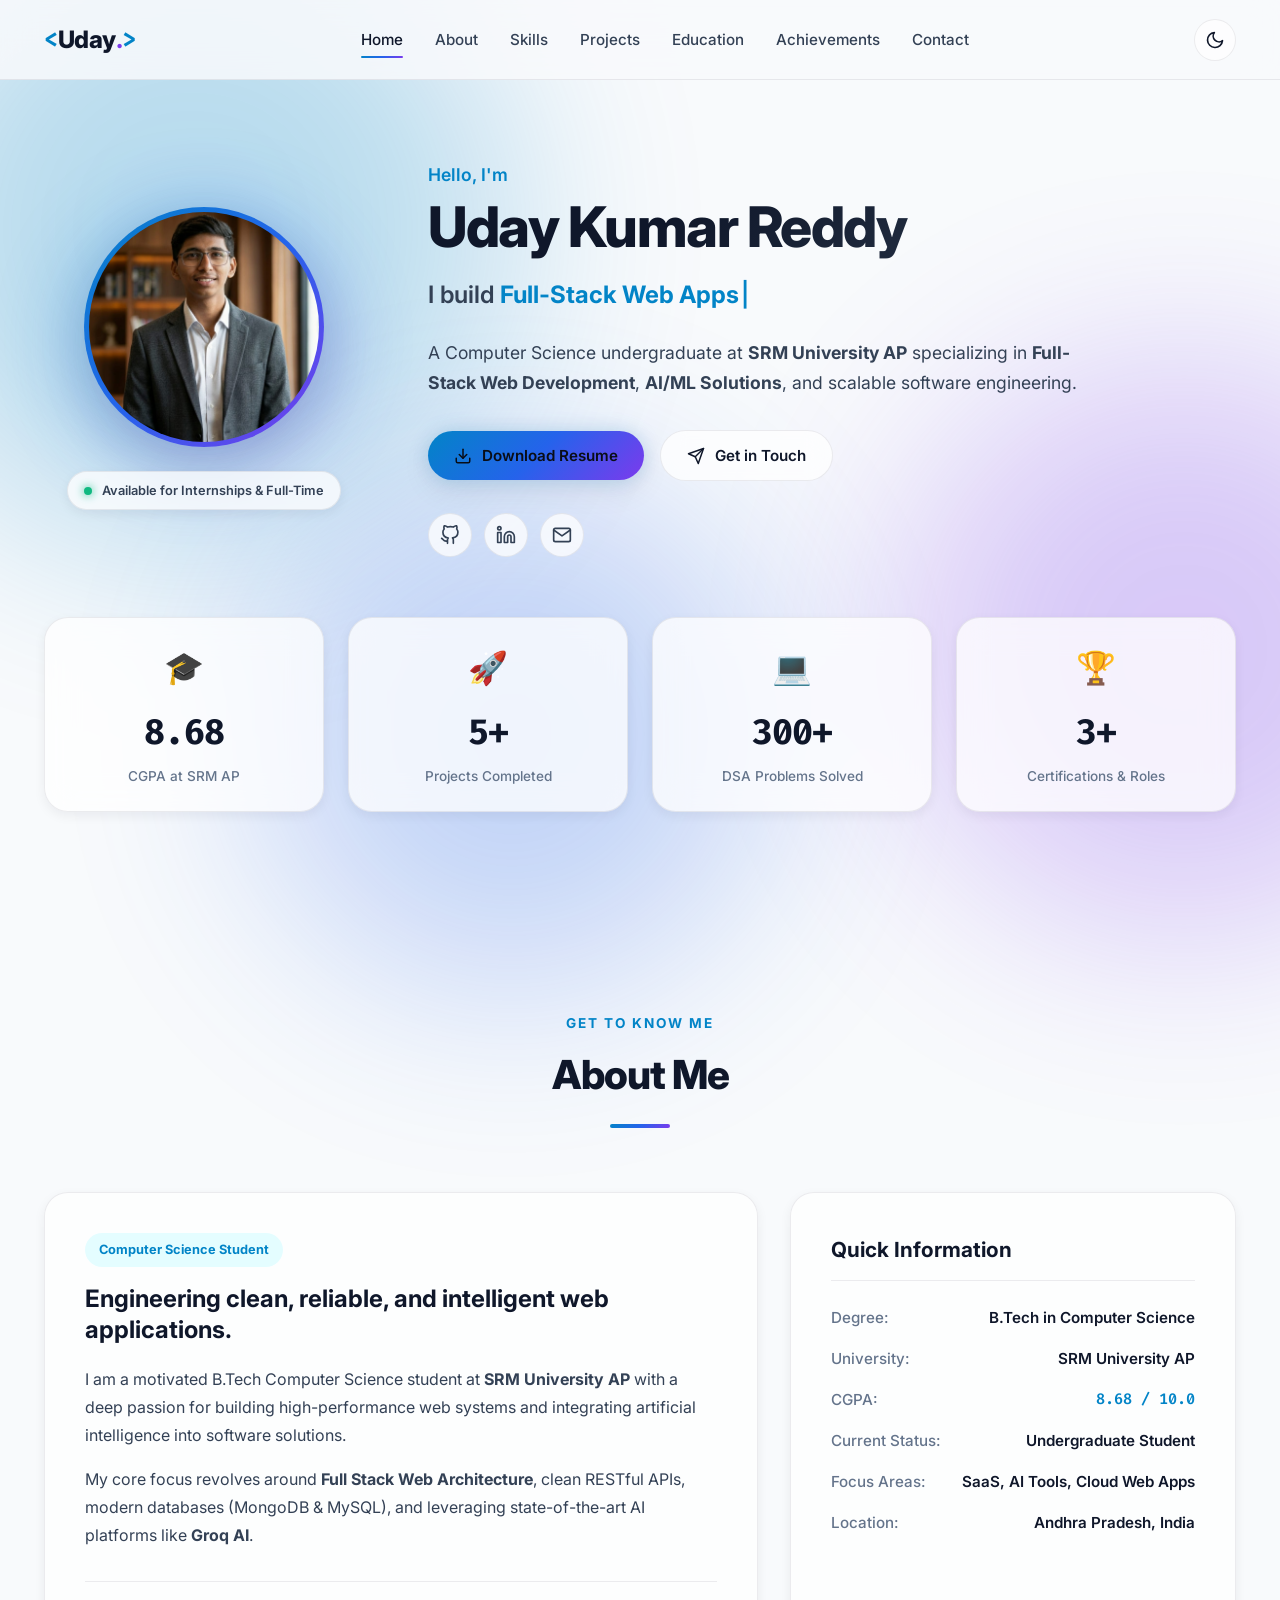
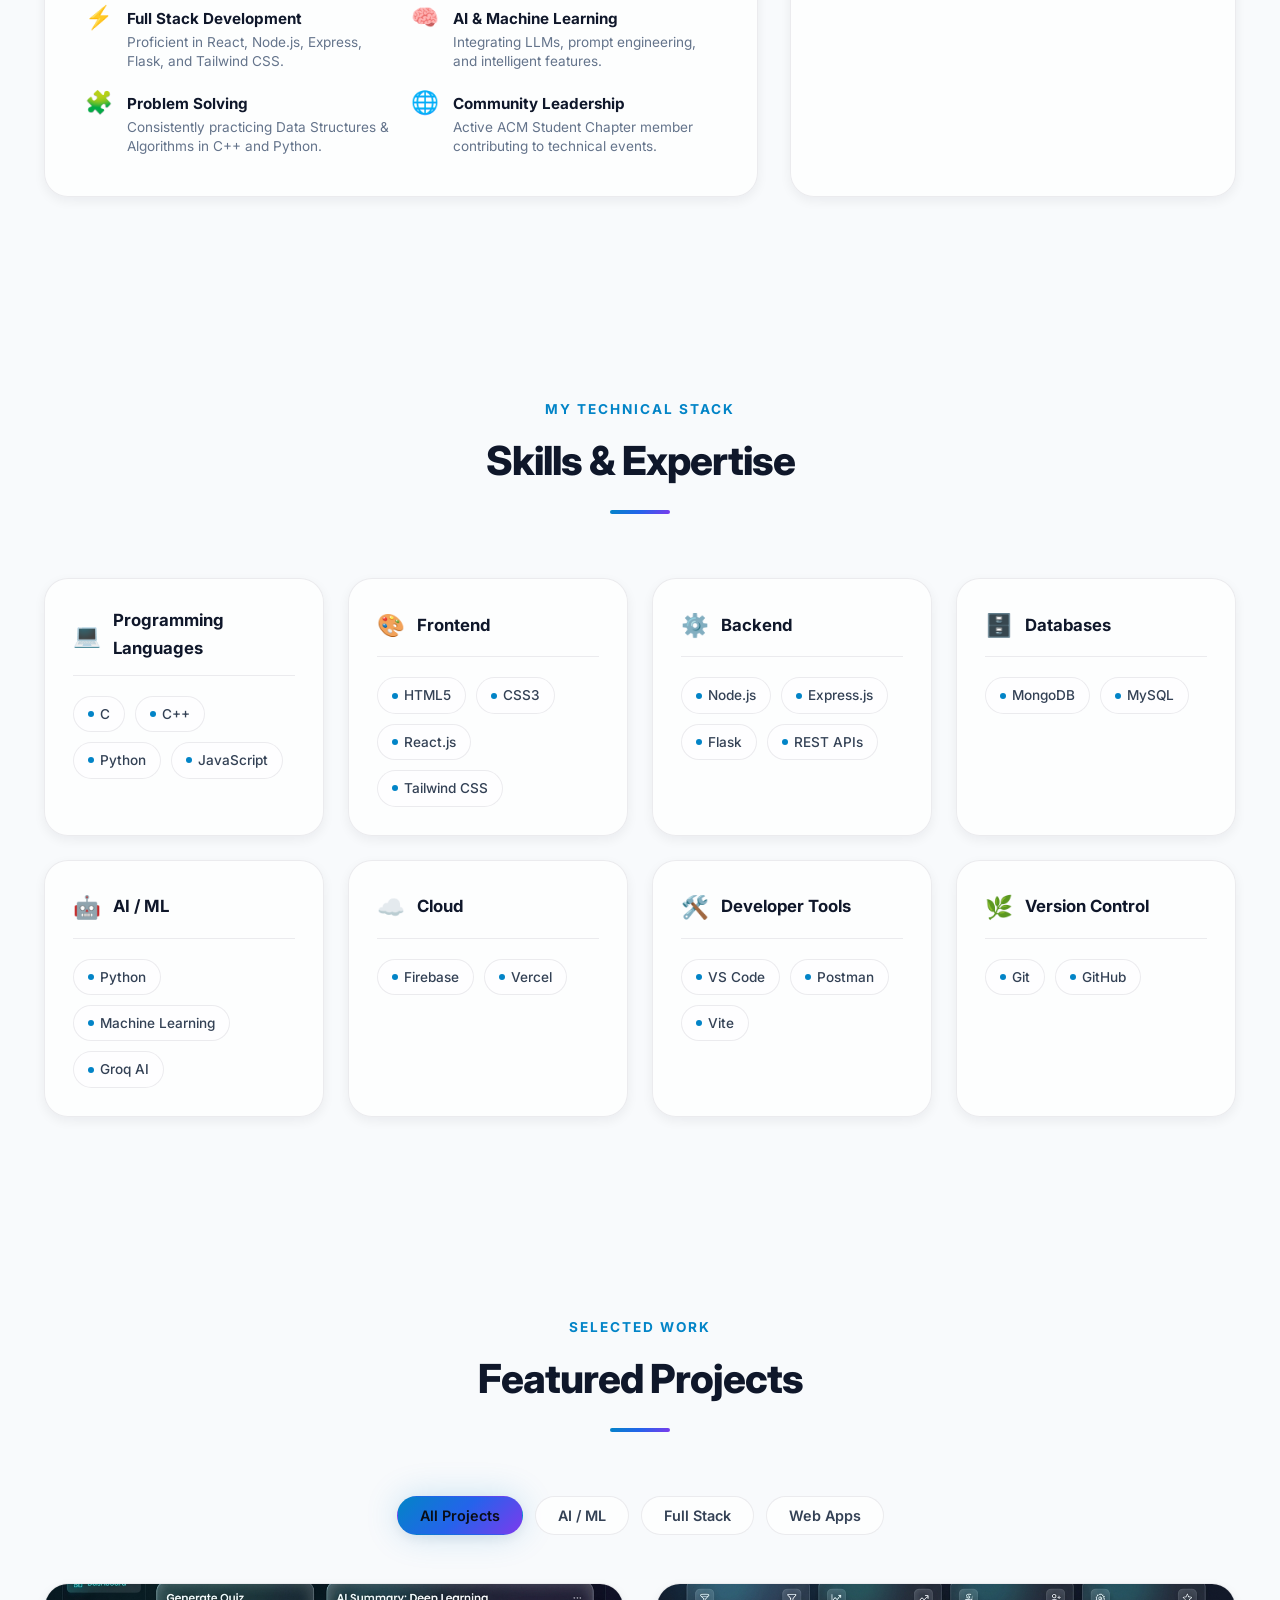
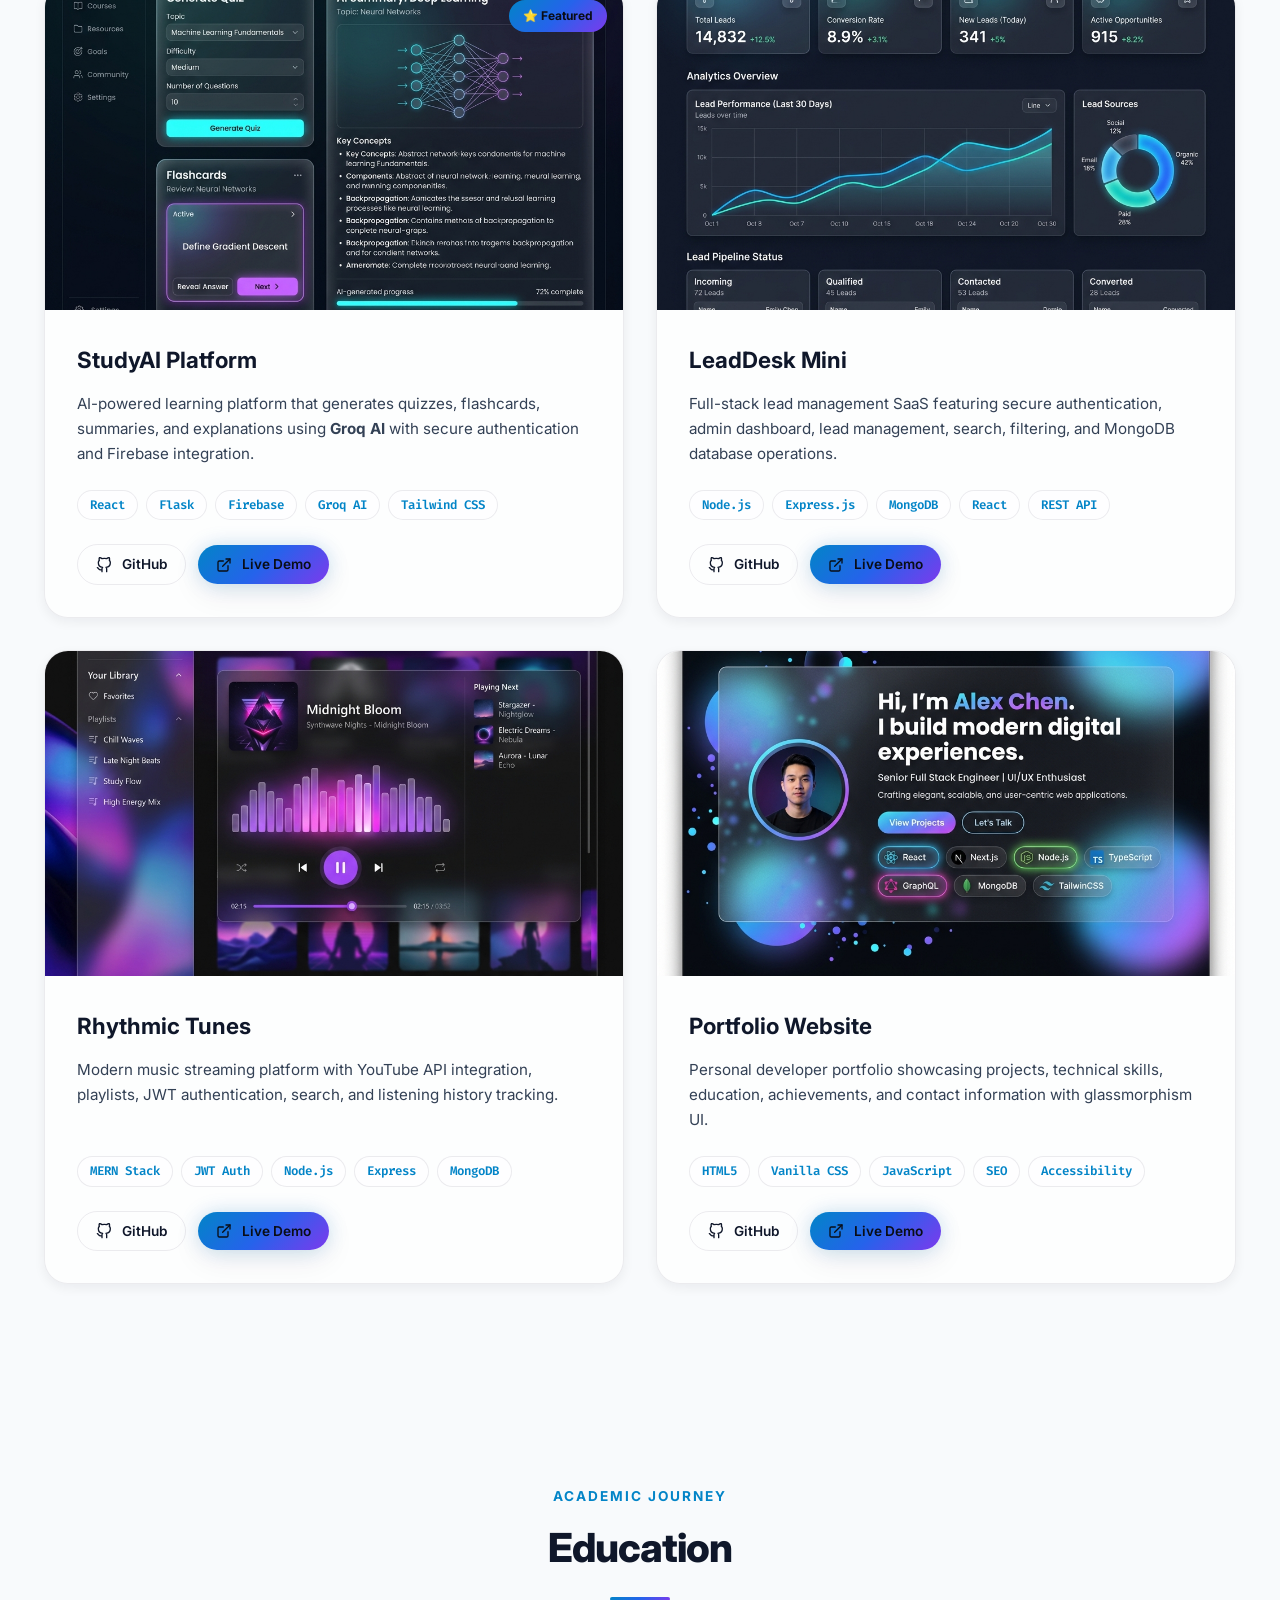
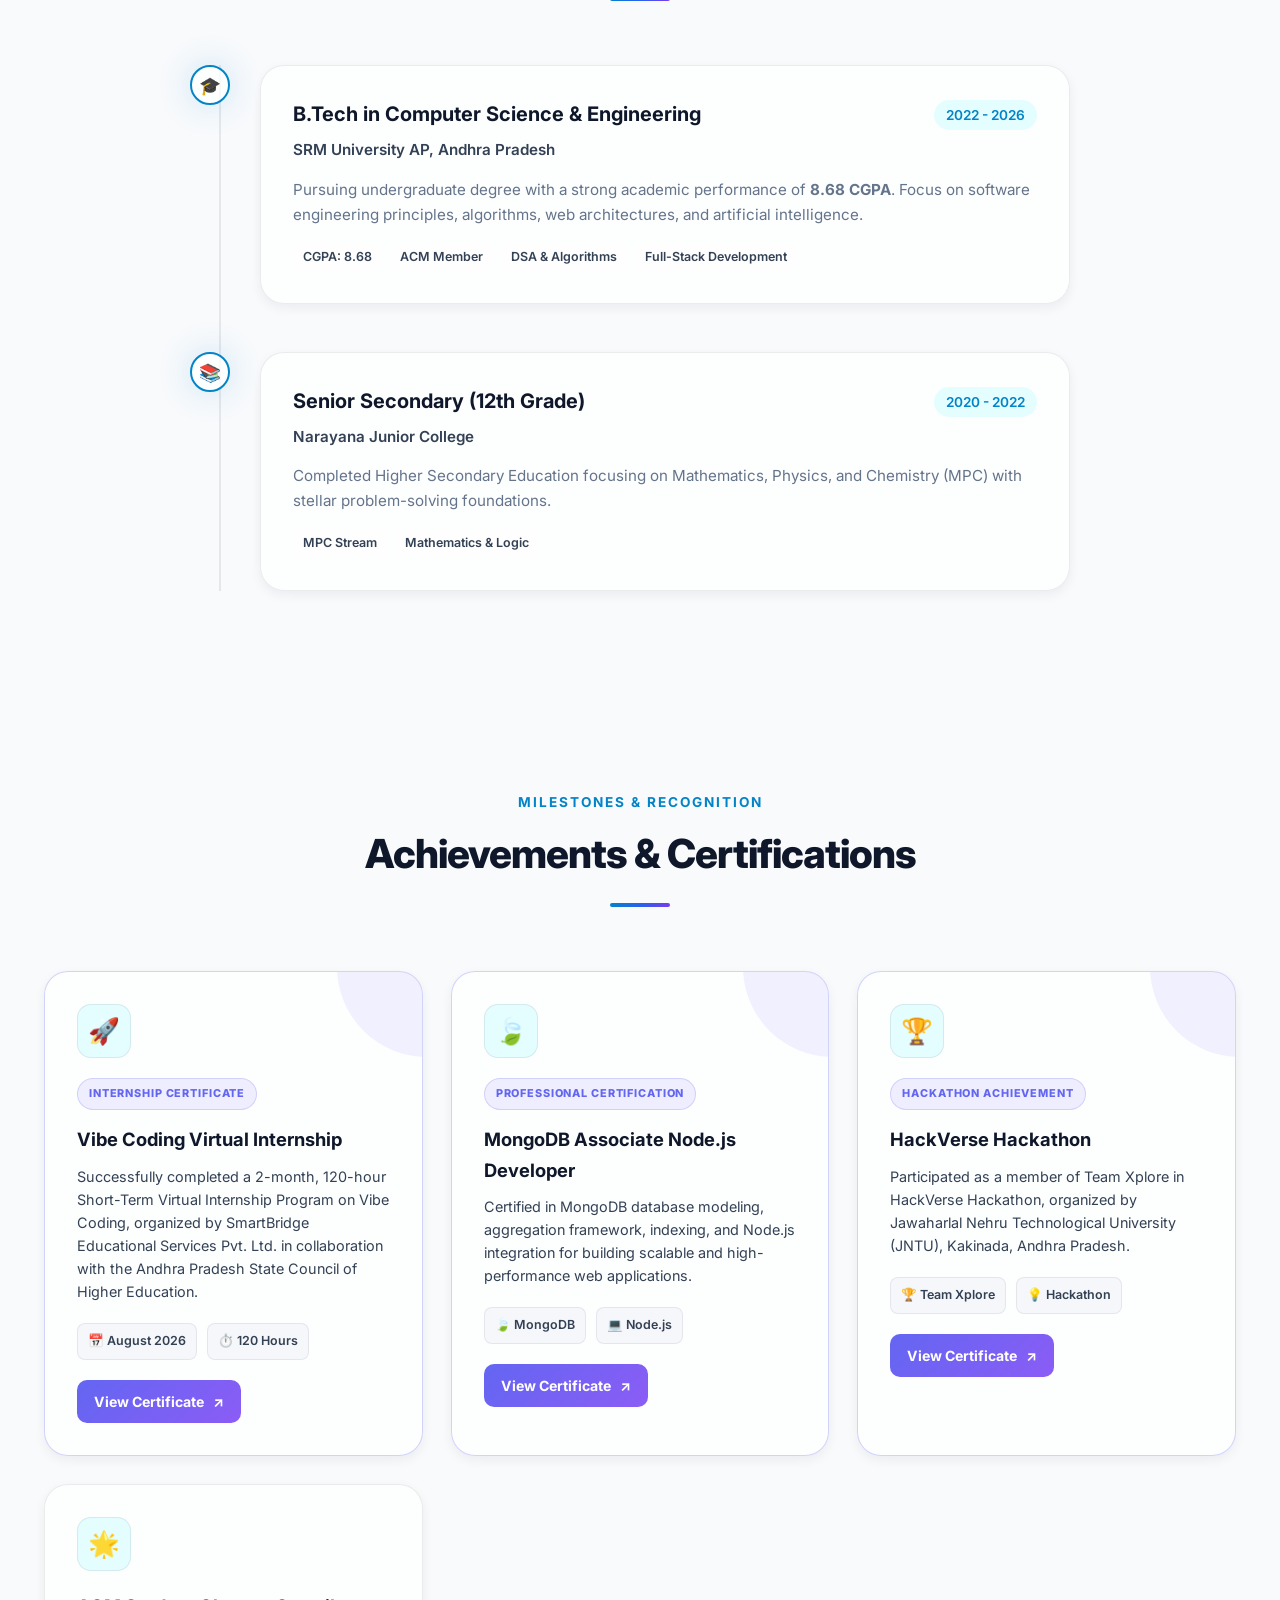
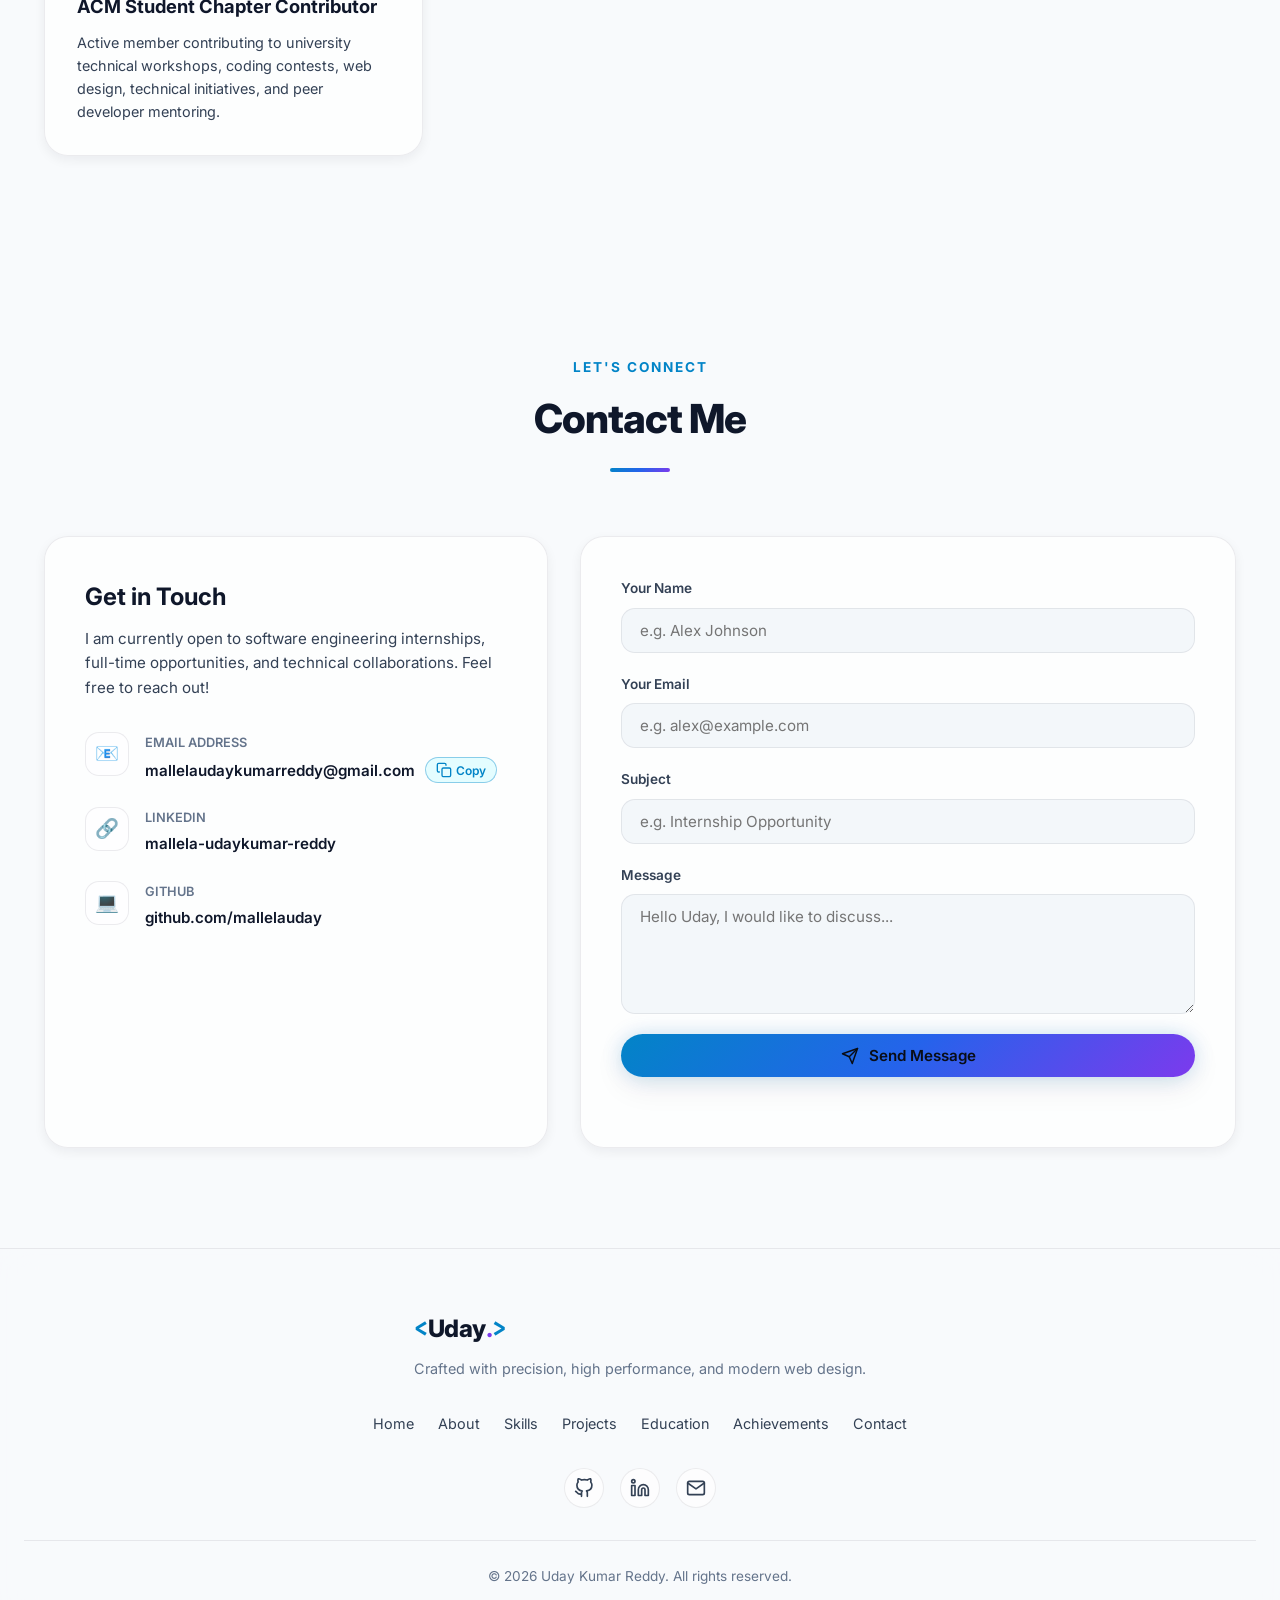
<file: index.html>
<!DOCTYPE html>
<html lang="en" data-theme="dark">
<head>
  <meta charset="UTF-8" />
  <meta name="viewport" content="width=device-width, initial-scale=1.0" />
  
  <!-- Primary Meta Tags -->
  <title>Uday Kumar Reddy | Full Stack Developer & AI/ML Engineer</title>
  <meta name="title" content="Uday Kumar Reddy | Full Stack Developer & AI/ML Engineer" />
  <meta name="description" content="Portfolio of Uday Kumar Reddy, a Computer Science undergraduate at SRM University AP specializing in Full-Stack Web Development, AI/ML solutions, and Data Structures & Algorithms." />
  <meta name="keywords" content="Uday Kumar Reddy, Full Stack Developer, Software Engineer Portfolio, AI ML Engineer, React, Node.js, SRM University AP, Groq AI, MERN Stack, Python, Web Development Internship" />
  <meta name="author" content="Uday Kumar Reddy" />
  <meta name="robots" content="index, follow" />
  <meta name="theme-color" content="#0b0f19" />
  <link rel="canonical" href="https://mallelauday.github.io/" />

  <!-- Open Graph / Facebook -->
  <meta property="og:type" content="website" />
  <meta property="og:url" content="https://mallelauday.github.io/" />
  <meta property="og:title" content="Uday Kumar Reddy | Full Stack Developer & AI/ML Engineer" />
  <meta property="og:description" content="Explore projects, skills, education, and achievements of Uday Kumar Reddy, a Computer Science student passionate about full-stack apps and AI." />
  <meta property="og:image" content="profile picture.jpeg" />

  <!-- Twitter Cards -->
  <meta property="twitter:card" content="summary_large_image" />
  <meta property="twitter:url" content="https://mallelauday.github.io/" />
  <meta property="twitter:title" content="Uday Kumar Reddy | Full Stack Developer & AI/ML Engineer" />
  <meta property="twitter:description" content="Explore projects, skills, education, and achievements of Uday Kumar Reddy." />
  <meta property="twitter:image" content="profile picture.jpeg" />

  <!-- Web App Manifest & Favicon -->
  <link rel="manifest" href="manifest.json" />
  <link rel="icon" type="image/svg+xml" href="data:image/svg+xml,<svg xmlns='http://www.w3.org/2000/svg' viewBox='0 0 100 100'><text y='.9em' font-size='90'>⚡</text></svg>" />

  <!-- Google Fonts Preconnect & Styling -->
  <link rel="preconnect" href="https://fonts.googleapis.com" />
  <link rel="preconnect" href="https://fonts.gstatic.com" crossorigin />
  <link href="https://fonts.googleapis.com/css2?family=Inter:wght@300;400;500;600;700;800&family=Fira+Code:wght@400;500&display=swap" rel="stylesheet" />

  <!-- Stylesheet -->
  <link rel="stylesheet" href="style.css" />

  <!-- JSON-LD Structured Data for SEO -->
  <script type="application/ld+json">
  {
    "@context": "https://schema.org",
    "@graph": [
      {
        "@type": "Person",
        "@id": "https://mallelauday.github.io/#person",
        "name": "Uday Kumar Reddy",
        "jobTitle": "Full Stack Developer & AI/ML Engineer",
        "alumniOf": {
          "@type": "EducationalOrganization",
          "name": "SRM University AP"
        },
        "url": "https://mallelauday.github.io/",
        "sameAs": [
          "https://github.com/mallelauday",
          "https://www.linkedin.com/in/mallela-udaykumar-reddy-91928133b/"
        ],
        "email": "mailto:mallelaudaykumarreddy@gmail.com",
        "knowsAbout": [
          "Computer Science",
          "Full Stack Web Development",
          "Artificial Intelligence",
          "Machine Learning",
          "Data Structures & Algorithms",
          "React",
          "Node.js",
          "MongoDB"
        ]
      },
      {
        "@type": "WebSite",
        "@id": "https://mallelauday.github.io/#website",
        "url": "https://mallelauday.github.io/",
        "name": "Uday Kumar Reddy Portfolio",
        "publisher": {
          "@id": "https://mallelauday.github.io/#person"
        }
      },
      {
        "@type": "BreadcrumbList",
        "@id": "https://mallelauday.github.io/#breadcrumb",
        "itemListElement": [
          {
            "@type": "ListItem",
            "position": 1,
            "name": "Home",
            "item": "https://mallelauday.github.io/#Home"
          },
          {
            "@type": "ListItem",
            "position": 2,
            "name": "About",
            "item": "https://mallelauday.github.io/#About"
          },
          {
            "@type": "ListItem",
            "position": 3,
            "name": "Skills",
            "item": "https://mallelauday.github.io/#Skills"
          },
          {
            "@type": "ListItem",
            "position": 4,
            "name": "Projects",
            "item": "https://mallelauday.github.io/#Projects"
          },
          {
            "@type": "ListItem",
            "position": 5,
            "name": "Education",
            "item": "https://mallelauday.github.io/#Education"
          },
          {
            "@type": "ListItem",
            "position": 6,
            "name": "Achievements",
            "item": "https://mallelauday.github.io/#Achievements"
          },
          {
            "@type": "ListItem",
            "position": 7,
            "name": "Contact",
            "item": "https://mallelauday.github.io/#Contact"
          }
        ]
      }
    ]
  }
  </script>
</head>
<body>
  <!-- Scroll Progress Indicator -->
  <div id="scroll-progress" aria-hidden="true"></div>

  <!-- Ambient Animated Background Gradients -->
  <div class="bg-gradient-orb orb-1" aria-hidden="true"></div>
  <div class="bg-gradient-orb orb-2" aria-hidden="true"></div>
  <div class="bg-gradient-orb orb-3" aria-hidden="true"></div>

  <!-- NAVIGATION HEADER -->
  <header class="header">
    <nav class="nav-container" aria-label="Main Navigation">
      <a href="#Home" class="logo" aria-label="Uday Kumar Reddy Home Page">
        <span class="logo-accent">&lt;</span>Uday<span class="logo-dot">.</span><span class="logo-accent">&gt;</span>
      </a>

      <!-- Desktop Nav Links -->
      <div class="nav-links" id="nav-links">
        <a href="#Home" class="nav-link active">Home</a>
        <a href="#About" class="nav-link">About</a>
        <a href="#Skills" class="nav-link">Skills</a>
        <a href="#Projects" class="nav-link">Projects</a>
        <a href="#Education" class="nav-link">Education</a>
        <a href="#Achievements" class="nav-link">Achievements</a>
        <a href="#Contact" class="nav-link">Contact</a>
      </div>

      <div class="nav-actions">
        <!-- Dark / Light Theme Toggle Button -->
        <button id="theme-toggle" class="theme-toggle-btn" aria-label="Toggle dark and light theme" title="Toggle theme">
          <svg class="sun-icon" xmlns="http://www.w3.org/2000/svg" width="20" height="20" viewBox="0 0 24 24" fill="none" stroke="currentColor" stroke-width="2" stroke-linecap="round" stroke-linejoin="round">
            <circle cx="12" cy="12" r="5"></circle>
            <line x1="12" y1="1" x2="12" y2="3"></line>
            <line x1="12" y1="21" x2="12" y2="23"></line>
            <line x1="4.22" y1="4.22" x2="5.64" y2="5.64"></line>
            <line x1="18.36" y1="18.36" x2="19.78" y2="19.78"></line>
            <line x1="1" y1="12" x2="3" y2="12"></line>
            <line x1="21" y1="12" x2="23" y2="12"></line>
            <line x1="4.22" y1="19.78" x2="5.64" y2="18.36"></line>
            <line x1="18.36" y1="5.64" x2="19.78" y2="4.22"></line>
          </svg>
          <svg class="moon-icon" xmlns="http://www.w3.org/2000/svg" width="20" height="20" viewBox="0 0 24 24" fill="none" stroke="currentColor" stroke-width="2" stroke-linecap="round" stroke-linejoin="round">
            <path d="M21 12.79A9 9 0 1 1 11.21 3 7 7 0 0 0 21 12.79z"></path>
          </svg>
        </button>

        <!-- Mobile Menu Hamburger Button -->
        <button class="menu-toggle" id="menu-toggle" aria-expanded="false" aria-controls="nav-links" aria-label="Toggle navigation menu">
          <span class="hamburger-bar"></span>
          <span class="hamburger-bar"></span>
          <span class="hamburger-bar"></span>
        </button>
      </div>
    </nav>
  </header>

  <!-- MAIN CONTENT CONTAINER -->
  <main id="main-content">

    <!-- HERO SECTION -->
    <section id="Home" class="hero-section">
      <div class="hero-container">
        
        <!-- Profile Avatar & Badge -->
        <div class="hero-avatar-wrapper fade-in-up">
          <div class="avatar-glow"></div>
          <div class="avatar-frame">
            <img src="profile picture.jpeg" alt="Uday Kumar Reddy profile picture" width="240" height="240" class="hero-img" loading="eager" />
          </div>
          <div class="status-badge" title="Open to software engineering opportunities">
            <span class="pulse-dot"></span> Available for Internships & Full-Time
          </div>
        </div>

        <!-- Hero Text Content -->
        <div class="hero-content fade-in-up delay-1">
          <div class="hero-greeting">Hello, I'm</div>
          <h1 class="hero-name">Uday Kumar Reddy</h1>
          <div class="hero-typing-container">
            <span class="typing-prefix">I build </span>
            <span id="typing-text" class="typing-text"></span>
            <span class="typing-cursor" aria-hidden="true">|</span>
          </div>

          <p class="hero-bio">
            A Computer Science undergraduate at <strong>SRM University AP</strong> specializing in 
            <strong>Full-Stack Web Development</strong>, <strong>AI/ML Solutions</strong>, and scalable software engineering.
          </p>

          <!-- Action Buttons -->
          <div class="hero-actions">
            <a href="resume.pdf" download="Uday_Kumar_Reddy_Resume" class="btn btn-primary btn-ripple" id="resume-download-btn">
              <svg xmlns="http://www.w3.org/2000/svg" width="18" height="18" viewBox="0 0 24 24" fill="none" stroke="currentColor" stroke-width="2" stroke-linecap="round" stroke-linejoin="round">
                <path d="M21 15v4a2 2 0 0 1-2 2H5a2 2 0 0 1-2-2v-4"></path>
                <polyline points="7 10 12 15 17 10"></polyline>
                <line x1="12" y1="15" x2="12" y2="3"></line>
              </svg>
              <span>Download Resume</span>
            </a>

            <a href="#Contact" class="btn btn-secondary btn-ripple">
              <svg xmlns="http://www.w3.org/2000/svg" width="18" height="18" viewBox="0 0 24 24" fill="none" stroke="currentColor" stroke-width="2" stroke-linecap="round" stroke-linejoin="round">
                <line x1="22" y1="2" x2="11" y2="13"></line>
                <polygon points="22 2 15 22 11 13 2 9 22 2"></polygon>
              </svg>
              <span>Get in Touch</span>
            </a>
          </div>

          <!-- Social Links Bar -->
          <div class="hero-socials">
            <a href="https://github.com/mallelauday" target="_blank" rel="noopener noreferrer" class="social-icon-btn" aria-label="GitHub Profile">
              <svg xmlns="http://www.w3.org/2000/svg" width="20" height="20" viewBox="0 0 24 24" fill="none" stroke="currentColor" stroke-width="2" stroke-linecap="round" stroke-linejoin="round">
                <path d="M9 19c-5 1.5-5-2.5-7-3m14 6v-3.87a3.37 3.37 0 0 0-.94-2.61c3.14-.35 6.44-1.54 6.44-7A5.44 5.44 0 0 0 20 4.77 5.07 5.07 0 0 0 19.91 1S18.73.65 16 2.48a13.38 13.38 0 0 0-7 0C6.27.65 5.09 1 5.09 1A5.07 5.07 0 0 0 5 4.77a5.44 5.44 0 0 0-1.5 3.78c0 5.42 3.3 6.61 6.44 7A3.37 3.37 0 0 0 9 18.13V22"></path>
              </svg>
            </a>
            <a href="https://www.linkedin.com/in/mallela-udaykumar-reddy-91928133b/" target="_blank" rel="noopener noreferrer" class="social-icon-btn" aria-label="LinkedIn Profile">
              <svg xmlns="http://www.w3.org/2000/svg" width="20" height="20" viewBox="0 0 24 24" fill="none" stroke="currentColor" stroke-width="2" stroke-linecap="round" stroke-linejoin="round">
                <path d="M16 8a6 6 0 0 1 6 6v7h-4v-7a2 2 0 0 0-2-2 2 2 0 0 0-2 2v7h-4v-7a6 6 0 0 1 6-6z"></path>
                <rect x="2" y="9" width="4" height="12"></rect>
                <circle cx="4" cy="4" r="2"></circle>
              </svg>
            </a>
            <a href="mailto:mallelaudaykumarreddy@gmail.com" class="social-icon-btn" aria-label="Send Email">
              <svg xmlns="http://www.w3.org/2000/svg" width="20" height="20" viewBox="0 0 24 24" fill="none" stroke="currentColor" stroke-width="2" stroke-linecap="round" stroke-linejoin="round">
                <path d="M4 4h16c1.1 0 2 .9 2 2v12c0 1.1-.9 2-2 2H4c-1.1 0-2-.9-2-2V6c0-1.1.9-2 2-2z"></path>
                <polyline points="22,6 12,13 2,6"></polyline>
              </svg>
            </a>
          </div>

        </div>
      </div>

      <!-- Statistics Counters Grid -->
      <div class="stats-grid fade-in-up delay-2">
        <div class="stat-card">
          <div class="stat-icon">🎓</div>
          <div class="stat-number-wrapper">
            <span class="stat-number" data-target="8.68" data-decimals="2">0.00</span>
          </div>
          <div class="stat-label">CGPA at SRM AP</div>
        </div>

        <div class="stat-card">
          <div class="stat-icon">🚀</div>
          <div class="stat-number-wrapper">
            <span class="stat-number" data-target="5" data-suffix="+">0</span>
          </div>
          <div class="stat-label">Projects Completed</div>
        </div>

        <div class="stat-card">
          <div class="stat-icon">💻</div>
          <div class="stat-number-wrapper">
            <span class="stat-number" data-target="300" data-suffix="+">0</span>
          </div>
          <div class="stat-label">DSA Problems Solved</div>
        </div>

        <div class="stat-card">
          <div class="stat-icon">🏆</div>
          <div class="stat-number-wrapper">
            <span class="stat-number" data-target="3" data-suffix="+">0</span>
          </div>
          <div class="stat-label">Certifications & Roles</div>
        </div>
      </div>
    </section>

    <!-- ABOUT SECTION -->
    <section id="About" class="section reveal-on-scroll">
      <div class="section-header">
        <span class="section-subtitle">Get to know me</span>
        <h2 class="section-title">About Me</h2>
        <div class="section-divider"></div>
      </div>

      <div class="about-grid">
        <div class="about-card main-about-card">
          <div class="about-badge">Computer Science Student</div>
          <h3 class="about-heading">Engineering clean, reliable, and intelligent web applications.</h3>
          <p class="about-text">
            I am a motivated B.Tech Computer Science student at <strong>SRM University AP</strong> with a deep passion for building high-performance web systems and integrating artificial intelligence into software solutions.
          </p>
          <p class="about-text">
            My core focus revolves around <strong>Full Stack Web Architecture</strong>, clean RESTful APIs, modern databases (MongoDB & MySQL), and leveraging state-of-the-art AI platforms like <strong>Groq AI</strong>.
          </p>

          <div class="about-highlights-grid">
            <div class="highlight-item">
              <span class="highlight-icon">⚡</span>
              <div>
                <strong>Full Stack Development</strong>
                <p>Proficient in React, Node.js, Express, Flask, and Tailwind CSS.</p>
              </div>
            </div>
            <div class="highlight-item">
              <span class="highlight-icon">🧠</span>
              <div>
                <strong>AI & Machine Learning</strong>
                <p>Integrating LLMs, prompt engineering, and intelligent features.</p>
              </div>
            </div>
            <div class="highlight-item">
              <span class="highlight-icon">🧩</span>
              <div>
                <strong>Problem Solving</strong>
                <p>Consistently practicing Data Structures & Algorithms in C++ and Python.</p>
              </div>
            </div>
            <div class="highlight-item">
              <span class="highlight-icon">🌐</span>
              <div>
                <strong>Community Leadership</strong>
                <p>Active ACM Student Chapter member contributing to technical events.</p>
              </div>
            </div>
          </div>
        </div>

        <!-- Quick Info Side Card -->
        <div class="about-card info-about-card">
          <h3 class="info-card-title">Quick Information</h3>
          <ul class="info-list">
            <li>
              <span class="info-label">Degree:</span>
              <span class="info-value">B.Tech in Computer Science</span>
            </li>
            <li>
              <span class="info-label">University:</span>
              <span class="info-value">SRM University AP</span>
            </li>
            <li>
              <span class="info-label">CGPA:</span>
              <span class="info-value highlight-text">8.68 / 10.0</span>
            </li>
            <li>
              <span class="info-label">Current Status:</span>
              <span class="info-value">Undergraduate Student</span>
            </li>
            <li>
              <span class="info-label">Focus Areas:</span>
              <span class="info-value">SaaS, AI Tools, Cloud Web Apps</span>
            </li>
            <li>
              <span class="info-label">Location:</span>
              <span class="info-value">Andhra Pradesh, India</span>
            </li>
          </ul>
        </div>
      </div>
    </section>

    <!-- SKILLS SECTION -->
    <section id="Skills" class="section reveal-on-scroll">
      <div class="section-header">
        <span class="section-subtitle">My Technical Stack</span>
        <h2 class="section-title">Skills & Expertise</h2>
        <div class="section-divider"></div>
      </div>

      <div class="skills-category-grid">
        <!-- 1. Programming Languages -->
        <div class="skill-category-card">
          <div class="category-header">
            <span class="category-icon">💻</span>
            <h3 class="category-title">Programming Languages</h3>
          </div>
          <div class="skill-badges">
            <div class="skill-badge"><span class="badge-dot"></span>C</div>
            <div class="skill-badge"><span class="badge-dot"></span>C++</div>
            <div class="skill-badge"><span class="badge-dot"></span>Python</div>
            <div class="skill-badge"><span class="badge-dot"></span>JavaScript</div>
          </div>
        </div>

        <!-- 2. Frontend -->
        <div class="skill-category-card">
          <div class="category-header">
            <span class="category-icon">🎨</span>
            <h3 class="category-title">Frontend</h3>
          </div>
          <div class="skill-badges">
            <div class="skill-badge"><span class="badge-dot"></span>HTML5</div>
            <div class="skill-badge"><span class="badge-dot"></span>CSS3</div>
            <div class="skill-badge"><span class="badge-dot"></span>React.js</div>
            <div class="skill-badge"><span class="badge-dot"></span>Tailwind CSS</div>
          </div>
        </div>

        <!-- 3. Backend -->
        <div class="skill-category-card">
          <div class="category-header">
            <span class="category-icon">⚙️</span>
            <h3 class="category-title">Backend</h3>
          </div>
          <div class="skill-badges">
            <div class="skill-badge"><span class="badge-dot"></span>Node.js</div>
            <div class="skill-badge"><span class="badge-dot"></span>Express.js</div>
            <div class="skill-badge"><span class="badge-dot"></span>Flask</div>
            <div class="skill-badge"><span class="badge-dot"></span>REST APIs</div>
          </div>
        </div>

        <!-- 4. Databases -->
        <div class="skill-category-card">
          <div class="category-header">
            <span class="category-icon">🗄️</span>
            <h3 class="category-title">Databases</h3>
          </div>
          <div class="skill-badges">
            <div class="skill-badge"><span class="badge-dot"></span>MongoDB</div>
            <div class="skill-badge"><span class="badge-dot"></span>MySQL</div>
          </div>
        </div>

        <!-- 5. AI / ML -->
        <div class="skill-category-card">
          <div class="category-header">
            <span class="category-icon">🤖</span>
            <h3 class="category-title">AI / ML</h3>
          </div>
          <div class="skill-badges">
            <div class="skill-badge"><span class="badge-dot"></span>Python</div>
            <div class="skill-badge"><span class="badge-dot"></span>Machine Learning</div>
            <div class="skill-badge"><span class="badge-dot"></span>Groq AI</div>
          </div>
        </div>

        <!-- 6. Cloud -->
        <div class="skill-category-card">
          <div class="category-header">
            <span class="category-icon">☁️</span>
            <h3 class="category-title">Cloud</h3>
          </div>
          <div class="skill-badges">
            <div class="skill-badge"><span class="badge-dot"></span>Firebase</div>
            <div class="skill-badge"><span class="badge-dot"></span>Vercel</div>
          </div>
        </div>

        <!-- 7. Developer Tools -->
        <div class="skill-category-card">
          <div class="category-header">
            <span class="category-icon">🛠️</span>
            <h3 class="category-title">Developer Tools</h3>
          </div>
          <div class="skill-badges">
            <div class="skill-badge"><span class="badge-dot"></span>VS Code</div>
            <div class="skill-badge"><span class="badge-dot"></span>Postman</div>
            <div class="skill-badge"><span class="badge-dot"></span>Vite</div>
          </div>
        </div>

        <!-- 8. Version Control -->
        <div class="skill-category-card">
          <div class="category-header">
            <span class="category-icon">🌿</span>
            <h3 class="category-title">Version Control</h3>
          </div>
          <div class="skill-badges">
            <div class="skill-badge"><span class="badge-dot"></span>Git</div>
            <div class="skill-badge"><span class="badge-dot"></span>GitHub</div>
          </div>
        </div>
      </div>
    </section>

    <!-- FEATURED PROJECTS SECTION -->
    <section id="Projects" class="section reveal-on-scroll">
      <div class="section-header">
        <span class="section-subtitle">Selected Work</span>
        <h2 class="section-title">Featured Projects</h2>
        <div class="section-divider"></div>
      </div>

      <!-- Project Filter Tabs -->
      <div class="project-filters" role="tablist" aria-label="Project Categories">
        <button class="filter-btn active" data-filter="all" role="tab" aria-selected="true">All Projects</button>
        <button class="filter-btn" data-filter="ai" role="tab" aria-selected="false">AI / ML</button>
        <button class="filter-btn" data-filter="fullstack" role="tab" aria-selected="false">Full Stack</button>
        <button class="filter-btn" data-filter="webapp" role="tab" aria-selected="false">Web Apps</button>
      </div>

      <!-- Projects Grid -->
      <div class="projects-grid">

        <!-- 1. StudyAI Platform -->
        <article class="project-card" data-category="ai fullstack">
          <div class="project-banner">
            <span class="badge-featured">⭐ Featured</span>
            <div class="project-img-wrapper">
              <img src="project-studyai.png" alt="StudyAI Platform dashboard preview" width="600" height="340" class="project-img" loading="lazy" />
            </div>
          </div>
          <div class="project-body">
            <h3 class="project-title">StudyAI Platform</h3>
            <p class="project-desc">
              AI-powered learning platform that generates quizzes, flashcards, summaries, and explanations using <strong>Groq AI</strong> with secure authentication and Firebase integration.
            </p>
            <div class="project-tech-stack">
              <span class="tech-tag">React</span>
              <span class="tech-tag">Flask</span>
              <span class="tech-tag">Firebase</span>
              <span class="tech-tag">Groq AI</span>
              <span class="tech-tag">Tailwind CSS</span>
            </div>
            <div class="project-links">
              <a href="https://github.com/mallelauday/StudyAI-platform" target="_blank" rel="noopener noreferrer" class="btn btn-sm btn-outline">
                <svg xmlns="http://www.w3.org/2000/svg" width="16" height="16" viewBox="0 0 24 24" fill="none" stroke="currentColor" stroke-width="2" stroke-linecap="round" stroke-linejoin="round">
                  <path d="M9 19c-5 1.5-5-2.5-7-3m14 6v-3.87a3.37 3.37 0 0 0-.94-2.61c3.14-.35 6.44-1.54 6.44-7A5.44 5.44 0 0 0 20 4.77 5.07 5.07 0 0 0 19.91 1S18.73.65 16 2.48a13.38 13.38 0 0 0-7 0C6.27.65 5.09 1 5.09 1A5.07 5.07 0 0 0 5 4.77a5.44 5.44 0 0 0-1.5 3.78c0 5.42 3.3 6.61 6.44 7A3.37 3.37 0 0 0 9 18.13V22"></path>
                </svg>
                <span>GitHub</span>
              </a>
              <a href="https://study-ai-platform-sand.vercel.app/" target="_blank" rel="noopener noreferrer" class="btn btn-sm btn-primary">
                <svg xmlns="http://www.w3.org/2000/svg" width="16" height="16" viewBox="0 0 24 24" fill="none" stroke="currentColor" stroke-width="2" stroke-linecap="round" stroke-linejoin="round">
                  <path d="M18 13v6a2 2 0 0 1-2 2H5a2 2 0 0 1-2-2V8a2 2 0 0 1 2-2h6"></path>
                  <polyline points="15 3 21 3 21 9"></polyline>
                  <line x1="10" y1="14" x2="21" y2="3"></line>
                </svg>
                <span>Live Demo</span>
              </a>
            </div>
          </div>
        </article>

        <!-- 2. LeadDesk Mini -->
        <article class="project-card" data-category="fullstack webapp">
          <div class="project-banner">
            <div class="project-img-wrapper">
              <img src="project-leaddesk.png" alt="LeadDesk Mini SaaS dashboard preview" width="600" height="340" class="project-img" loading="lazy" />
            </div>
          </div>
          <div class="project-body">
            <h3 class="project-title">LeadDesk Mini</h3>
            <p class="project-desc">
              Full-stack lead management SaaS featuring secure authentication, admin dashboard, lead management, search, filtering, and MongoDB database operations.
            </p>
            <div class="project-tech-stack">
              <span class="tech-tag">Node.js</span>
              <span class="tech-tag">Express.js</span>
              <span class="tech-tag">MongoDB</span>
              <span class="tech-tag">React</span>
              <span class="tech-tag">REST API</span>
            </div>
            <div class="project-links">
              <a href="https://github.com/mallelauday" target="_blank" rel="noopener noreferrer" class="btn btn-sm btn-outline">
                <svg xmlns="http://www.w3.org/2000/svg" width="16" height="16" viewBox="0 0 24 24" fill="none" stroke="currentColor" stroke-width="2" stroke-linecap="round" stroke-linejoin="round">
                  <path d="M9 19c-5 1.5-5-2.5-7-3m14 6v-3.87a3.37 3.37 0 0 0-.94-2.61c3.14-.35 6.44-1.54 6.44-7A5.44 5.44 0 0 0 20 4.77 5.07 5.07 0 0 0 19.91 1S18.73.65 16 2.48a13.38 13.38 0 0 0-7 0C6.27.65 5.09 1 5.09 1A5.07 5.07 0 0 0 5 4.77a5.44 5.44 0 0 0-1.5 3.78c0 5.42 3.3 6.61 6.44 7A3.37 3.37 0 0 0 9 18.13V22"></path>
                </svg>
                <span>GitHub</span>
              </a>
              <a href="https://github.com/mallelauday" target="_blank" rel="noopener noreferrer" class="btn btn-sm btn-primary">
                <svg xmlns="http://www.w3.org/2000/svg" width="16" height="16" viewBox="0 0 24 24" fill="none" stroke="currentColor" stroke-width="2" stroke-linecap="round" stroke-linejoin="round">
                  <path d="M18 13v6a2 2 0 0 1-2 2H5a2 2 0 0 1-2-2V8a2 2 0 0 1 2-2h6"></path>
                  <polyline points="15 3 21 3 21 9"></polyline>
                  <line x1="10" y1="14" x2="21" y2="3"></line>
                </svg>
                <span>Live Demo</span>
              </a>
            </div>
          </div>
        </article>

        <!-- 3. Rhythmic Tunes -->
        <article class="project-card" data-category="fullstack webapp">
          <div class="project-banner">
            <div class="project-img-wrapper">
              <img src="project-rhythmic.png" alt="Rhythmic Tunes music streaming preview" width="600" height="340" class="project-img" loading="lazy" />
            </div>
          </div>
          <div class="project-body">
            <h3 class="project-title">Rhythmic Tunes</h3>
            <p class="project-desc">
              Modern music streaming platform with YouTube API integration, playlists, JWT authentication, search, and listening history tracking.
            </p>
            <div class="project-tech-stack">
              <span class="tech-tag">MERN Stack</span>
              <span class="tech-tag">JWT Auth</span>
              <span class="tech-tag">Node.js</span>
              <span class="tech-tag">Express</span>
              <span class="tech-tag">MongoDB</span>
            </div>
            <div class="project-links">
              <a href="https://github.com/mallelauday" target="_blank" rel="noopener noreferrer" class="btn btn-sm btn-outline">
                <svg xmlns="http://www.w3.org/2000/svg" width="16" height="16" viewBox="0 0 24 24" fill="none" stroke="currentColor" stroke-width="2" stroke-linecap="round" stroke-linejoin="round">
                  <path d="M9 19c-5 1.5-5-2.5-7-3m14 6v-3.87a3.37 3.37 0 0 0-.94-2.61c3.14-.35 6.44-1.54 6.44-7A5.44 5.44 0 0 0 20 4.77 5.07 5.07 0 0 0 19.91 1S18.73.65 16 2.48a13.38 13.38 0 0 0-7 0C6.27.65 5.09 1 5.09 1A5.07 5.07 0 0 0 5 4.77a5.44 5.44 0 0 0-1.5 3.78c0 5.42 3.3 6.61 6.44 7A3.37 3.37 0 0 0 9 18.13V22"></path>
                </svg>
                <span>GitHub</span>
              </a>
              <a href="https://github.com/mallelauday" target="_blank" rel="noopener noreferrer" class="btn btn-sm btn-primary">
                <svg xmlns="http://www.w3.org/2000/svg" width="16" height="16" viewBox="0 0 24 24" fill="none" stroke="currentColor" stroke-width="2" stroke-linecap="round" stroke-linejoin="round">
                  <path d="M18 13v6a2 2 0 0 1-2 2H5a2 2 0 0 1-2-2V8a2 2 0 0 1 2-2h6"></path>
                  <polyline points="15 3 21 3 21 9"></polyline>
                  <line x1="10" y1="14" x2="21" y2="3"></line>
                </svg>
                <span>Live Demo</span>
              </a>
            </div>
          </div>
        </article>

        <!-- 4. Portfolio Website -->
        <article class="project-card" data-category="webapp">
          <div class="project-banner">
            <div class="project-img-wrapper">
              <img src="project-portfolio.png" alt="Portfolio Website preview" width="600" height="340" class="project-img" loading="lazy" />
            </div>
          </div>
          <div class="project-body">
            <h3 class="project-title">Portfolio Website</h3>
            <p class="project-desc">
              Personal developer portfolio showcasing projects, technical skills, education, achievements, and contact information with glassmorphism UI.
            </p>
            <div class="project-tech-stack">
              <span class="tech-tag">HTML5</span>
              <span class="tech-tag">Vanilla CSS</span>
              <span class="tech-tag">JavaScript</span>
              <span class="tech-tag">SEO</span>
              <span class="tech-tag">Accessibility</span>
            </div>
            <div class="project-links">
              <a href="https://github.com/mallelauday" target="_blank" rel="noopener noreferrer" class="btn btn-sm btn-outline">
                <svg xmlns="http://www.w3.org/2000/svg" width="16" height="16" viewBox="0 0 24 24" fill="none" stroke="currentColor" stroke-width="2" stroke-linecap="round" stroke-linejoin="round">
                  <path d="M9 19c-5 1.5-5-2.5-7-3m14 6v-3.87a3.37 3.37 0 0 0-.94-2.61c3.14-.35 6.44-1.54 6.44-7A5.44 5.44 0 0 0 20 4.77 5.07 5.07 0 0 0 19.91 1S18.73.65 16 2.48a13.38 13.38 0 0 0-7 0C6.27.65 5.09 1 5.09 1A5.07 5.07 0 0 0 5 4.77a5.44 5.44 0 0 0-1.5 3.78c0 5.42 3.3 6.61 6.44 7A3.37 3.37 0 0 0 9 18.13V22"></path>
                </svg>
                <span>GitHub</span>
              </a>
              <a href="#Home" class="btn btn-sm btn-primary">
                <svg xmlns="http://www.w3.org/2000/svg" width="16" height="16" viewBox="0 0 24 24" fill="none" stroke="currentColor" stroke-width="2" stroke-linecap="round" stroke-linejoin="round">
                  <path d="M18 13v6a2 2 0 0 1-2 2H5a2 2 0 0 1-2-2V8a2 2 0 0 1 2-2h6"></path>
                  <polyline points="15 3 21 3 21 9"></polyline>
                  <line x1="10" y1="14" x2="21" y2="3"></line>
                </svg>
                <span>Live Demo</span>
              </a>
            </div>
          </div>
        </article>

      </div>
    </section>

    <!-- EDUCATION SECTION -->
    <section id="Education" class="section reveal-on-scroll">
      <div class="section-header">
        <span class="section-subtitle">Academic Journey</span>
        <h2 class="section-title">Education</h2>
        <div class="section-divider"></div>
      </div>

      <div class="timeline">
        <!-- 1. SRM University AP -->
        <div class="timeline-item">
          <div class="timeline-dot">🎓</div>
          <div class="timeline-content">
            <div class="timeline-header">
              <h3 class="timeline-title">B.Tech in Computer Science & Engineering</h3>
              <span class="timeline-date">2022 - 2026</span>
            </div>
            <div class="timeline-institution">SRM University AP, Andhra Pradesh</div>
            <p class="timeline-text">
              Pursuing undergraduate degree with a strong academic performance of <strong>8.68 CGPA</strong>. Focus on software engineering principles, algorithms, web architectures, and artificial intelligence.
            </p>
            <div class="timeline-tags">
              <span class="timeline-tag">CGPA: 8.68</span>
              <span class="timeline-tag">ACM Member</span>
              <span class="timeline-tag">DSA & Algorithms</span>
              <span class="timeline-tag">Full-Stack Development</span>
            </div>
          </div>
        </div>

        <!-- 2. Intermediate Education -->
        <div class="timeline-item">
          <div class="timeline-dot">📚</div>
          <div class="timeline-content">
            <div class="timeline-header">
              <h3 class="timeline-title">Senior Secondary (12th Grade)</h3>
              <span class="timeline-date">2020 - 2022</span>
            </div>
            <div class="timeline-institution">Narayana Junior College</div>
            <p class="timeline-text">
              Completed Higher Secondary Education focusing on Mathematics, Physics, and Chemistry (MPC) with stellar problem-solving foundations.
            </p>
            <div class="timeline-tags">
              <span class="timeline-tag">MPC Stream</span>
              <span class="timeline-tag">Mathematics & Logic</span>
            </div>
          </div>
        </div>
      </div>
    </section>
<!-- ACHIEVEMENTS SECTION -->
<section id="Achievements" class="section reveal-on-scroll">

  <div class="section-header">
    <span class="section-subtitle">Milestones & Recognition</span>
    <h2 class="section-title">Achievements & Certifications</h2>
    <div class="section-divider"></div>
  </div>

  <div class="achievements-grid">

    <!-- VIBE CODING VIRTUAL INTERNSHIP -->
    <div class="achievement-card certificate-card">

      <div class="achievement-icon-wrapper">
        <span class="achievement-icon">🚀</span>
      </div>

      <span class="certificate-label">
        INTERNSHIP CERTIFICATE
      </span>

      <h3 class="achievement-title">
        Vibe Coding Virtual Internship
      </h3>

      <p class="achievement-desc">
        Successfully completed a 2-month, 120-hour Short-Term Virtual
        Internship Program on Vibe Coding, organized by SmartBridge
        Educational Services Pvt. Ltd. in collaboration with the
        Andhra Pradesh State Council of Higher Education.
      </p>

      <div class="certificate-meta">
        <span>📅 August 2026</span>
        <span>⏱️ 120 Hours</span>
      </div>

      <a
        href="https://drive.google.com/file/d/1qETt6XboY6H_qFWLukO8J-NJ4VO6J2dK/view?usp=sharing"
        target="_blank"
        rel="noopener noreferrer"
        class="certificate-link"
        aria-label="View Vibe Coding Virtual Internship certificate"
      >
        View Certificate
        <span aria-hidden="true">↗</span>
      </a>

    </div>


    <!-- MONGODB CERTIFICATION -->
    <div class="achievement-card certificate-card">

      <div class="achievement-icon-wrapper">
        <span class="achievement-icon">🍃</span>
      </div>

      <span class="certificate-label">
        PROFESSIONAL CERTIFICATION
      </span>

      <h3 class="achievement-title">
        MongoDB Associate Node.js Developer
      </h3>

      <p class="achievement-desc">
        Certified in MongoDB database modeling, aggregation framework,
        indexing, and Node.js integration for building scalable
        and high-performance web applications.
      </p>

      <div class="certificate-meta">
        <span>🍃 MongoDB</span>
        <span>💻 Node.js</span>
      </div>

      <a
        href="https://drive.google.com/file/d/17eVP-YFdnfgNyns6fy2dEORZTVLdpxxt/view?usp=sharing"
        target="_blank"
        rel="noopener noreferrer"
        class="certificate-link"
        aria-label="View MongoDB Associate Node.js Developer certificate"
      >
        View Certificate
        <span aria-hidden="true">↗</span>
      </a>

    </div>


    <!-- HACKVERSE HACKATHON -->
    <div class="achievement-card certificate-card">

      <div class="achievement-icon-wrapper">
        <span class="achievement-icon">🏆</span>
      </div>

      <span class="certificate-label">
        HACKATHON ACHIEVEMENT
      </span>

      <h3 class="achievement-title">
        HackVerse Hackathon
      </h3>

      <p class="achievement-desc">
        Participated as a member of Team Xplore in HackVerse Hackathon,
        organized by Jawaharlal Nehru Technological University (JNTU),
        Kakinada, Andhra Pradesh.
      </p>

      <div class="certificate-meta">
        <span>🏆 Team Xplore</span>
        <span>💡 Hackathon</span>
      </div>

      <a
        href="https://drive.google.com/file/d/1SSjTPchCz-xrIAheNSR4To4hBqnY1ZLT/view?usp=sharing"
        target="_blank"
        rel="noopener noreferrer"
        class="certificate-link"
        aria-label="View HackVerse Hackathon certificate"
      >
        View Certificate
        <span aria-hidden="true">↗</span>
      </a>

    </div>


    <!-- ACM STUDENT CHAPTER -->
    <div class="achievement-card">

      <div class="achievement-icon-wrapper">
        <span class="achievement-icon">🌟</span>
      </div>

      <h3 class="achievement-title">
        ACM Student Chapter Contributor
      </h3>

      <p class="achievement-desc">
        Active member contributing to university technical workshops,
        coding contests, web design, technical initiatives, and
        peer developer mentoring.
      </p>

    </div>

  </div>

</section>

    <!-- CONTACT SECTION -->
    <section id="Contact" class="section reveal-on-scroll">
      <div class="section-header">
        <span class="section-subtitle">Let's Connect</span>
        <h2 class="section-title">Contact Me</h2>
        <div class="section-divider"></div>
      </div>

      <div class="contact-grid">
        <!-- Contact Info Card -->
        <div class="contact-card info-contact-card">
          <h3 class="contact-card-title">Get in Touch</h3>
          <p class="contact-card-subtitle">
            I am currently open to software engineering internships, full-time opportunities, and technical collaborations. Feel free to reach out!
          </p>

          <div class="contact-details">
            <div class="contact-detail-item">
              <div class="contact-detail-icon">📧</div>
              <div>
                <span class="contact-detail-label">Email Address</span>
                <div class="email-copy-wrapper">
                  <a href="mailto:mallelaudaykumarreddy@gmail.com" class="contact-detail-value">mallelaudaykumarreddy@gmail.com</a>
                  <button id="copy-email-btn" class="btn btn-sm btn-icon-copy" title="Copy email address" aria-label="Copy email address">
                    <svg xmlns="http://www.w3.org/2000/svg" width="16" height="16" viewBox="0 0 24 24" fill="none" stroke="currentColor" stroke-width="2" stroke-linecap="round" stroke-linejoin="round">
                      <rect x="9" y="9" width="13" height="13" rx="2" ry="2"></rect>
                      <path d="M5 15H4a2 2 0 0 1-2-2V4a2 2 0 0 1 2-2h9a2 2 0 0 1 2 2v1"></path>
                    </svg>
                    <span>Copy</span>
                  </button>
                </div>
              </div>
            </div>

            <div class="contact-detail-item">
              <div class="contact-detail-icon">🔗</div>
              <div>
                <span class="contact-detail-label">LinkedIn</span>
                <a href="https://www.linkedin.com/in/mallela-udaykumar-reddy-91928133b/" target="_blank" rel="noopener noreferrer" class="contact-detail-value">
                  mallela-udaykumar-reddy
                </a>
              </div>
            </div>

            <div class="contact-detail-item">
              <div class="contact-detail-icon">💻</div>
              <div>
                <span class="contact-detail-label">GitHub</span>
                <a href="https://github.com/mallelauday" target="_blank" rel="noopener noreferrer" class="contact-detail-value">
                  github.com/mallelauday
                </a>
              </div>
            </div>
          </div>
        </div>

        <!-- Interactive Contact Form -->
        <div class="contact-card form-contact-card">
          <form id="contact-form" class="contact-form" novalidate>
            <div class="form-group">
              <label for="name" class="form-label">Your Name</label>
              <input type="text" id="name" name="name" class="form-input" placeholder="e.g. Alex Johnson" required />
            </div>

            <div class="form-group">
              <label for="email" class="form-label">Your Email</label>
              <input type="email" id="email" name="email" class="form-input" placeholder="e.g. alex@example.com" required />
            </div>

            <div class="form-group">
              <label for="subject" class="form-label">Subject</label>
              <input type="text" id="subject" name="subject" class="form-input" placeholder="e.g. Internship Opportunity" required />
            </div>

            <div class="form-group">
              <label for="message" class="form-label">Message</label>
              <textarea id="message" name="message" rows="4" class="form-input form-textarea" placeholder="Hello Uday, I would like to discuss..." required></textarea>
            </div>

            <button type="submit" class="btn btn-primary btn-ripple w-100">
              <svg xmlns="http://www.w3.org/2000/svg" width="18" height="18" viewBox="0 0 24 24" fill="none" stroke="currentColor" stroke-width="2" stroke-linecap="round" stroke-linejoin="round">
                <line x1="22" y1="2" x2="11" y2="13"></line>
                <polygon points="22 2 15 22 11 13 2 9 22 2"></polygon>
              </svg>
              <span>Send Message</span>
            </button>
            <div id="form-status" class="form-status" aria-live="polite"></div>
          </form>
        </div>
      </div>
    </section>

  </main>

  <!-- FOOTER -->
  <footer class="footer">
    <div class="footer-container">
      <div class="footer-brand">
        <a href="#Home" class="logo">
          <span class="logo-accent">&lt;</span>Uday<span class="logo-dot">.</span><span class="logo-accent">&gt;</span>
        </a>
        <p class="footer-tagline">Crafted with precision, high performance, and modern web design.</p>
      </div>

      <!-- Quick Nav Links -->
      <div class="footer-nav">
        <a href="#Home">Home</a>
        <a href="#About">About</a>
        <a href="#Skills">Skills</a>
        <a href="#Projects">Projects</a>
        <a href="#Education">Education</a>
        <a href="#Achievements">Achievements</a>
        <a href="#Contact">Contact</a>
      </div>

      <!-- Socials -->
      <div class="footer-socials">
        <a href="https://github.com/mallelauday" target="_blank" rel="noopener noreferrer" aria-label="GitHub Profile">
          <svg xmlns="http://www.w3.org/2000/svg" width="20" height="20" viewBox="0 0 24 24" fill="none" stroke="currentColor" stroke-width="2" stroke-linecap="round" stroke-linejoin="round">
            <path d="M9 19c-5 1.5-5-2.5-7-3m14 6v-3.87a3.37 3.37 0 0 0-.94-2.61c3.14-.35 6.44-1.54 6.44-7A5.44 5.44 0 0 0 20 4.77 5.07 5.07 0 0 0 19.91 1S18.73.65 16 2.48a13.38 13.38 0 0 0-7 0C6.27.65 5.09 1 5.09 1A5.07 5.07 0 0 0 5 4.77a5.44 5.44 0 0 0-1.5 3.78c0 5.42 3.3 6.61 6.44 7A3.37 3.37 0 0 0 9 18.13V22"></path>
          </svg>
        </a>
        <a href="https://www.linkedin.com/in/mallela-udaykumar-reddy-91928133b/" target="_blank" rel="noopener noreferrer" aria-label="LinkedIn Profile">
          <svg xmlns="http://www.w3.org/2000/svg" width="20" height="20" viewBox="0 0 24 24" fill="none" stroke="currentColor" stroke-width="2" stroke-linecap="round" stroke-linejoin="round">
            <path d="M16 8a6 6 0 0 1 6 6v7h-4v-7a2 2 0 0 0-2-2 2 2 0 0 0-2 2v7h-4v-7a6 6 0 0 1 6-6z"></path>
            <rect x="2" y="9" width="4" height="12"></rect>
            <circle cx="4" cy="4" r="2"></circle>
          </svg>
        </a>
        <a href="mailto:mallelaudaykumarreddy@gmail.com" aria-label="Send Email">
          <svg xmlns="http://www.w3.org/2000/svg" width="20" height="20" viewBox="0 0 24 24" fill="none" stroke="currentColor" stroke-width="2" stroke-linecap="round" stroke-linejoin="round">
            <path d="M4 4h16c1.1 0 2 .9 2 2v12c0 1.1-.9 2-2 2H4c-1.1 0-2-.9-2-2V6c0-1.1.9-2 2-2z"></path>
            <polyline points="22,6 12,13 2,6"></polyline>
          </svg>
        </a>
      </div>

      <div class="footer-bottom">
        <p>© 2026 Uday Kumar Reddy. All rights reserved.</p>
      </div>
    </div>
  </footer>

  <!-- Back to Top Button -->
  <button id="back-to-top" class="back-to-top-btn" aria-label="Back to top of page" title="Back to Top">
    <svg xmlns="http://www.w3.org/2000/svg" width="20" height="20" viewBox="0 0 24 24" fill="none" stroke="currentColor" stroke-width="2.5" stroke-linecap="round" stroke-linejoin="round">
      <polyline points="18 15 12 9 6 15"></polyline>
    </svg>
  </button>

  <!-- Toast Notification element -->
  <div id="toast" class="toast" role="alert" aria-live="assertive" aria-atomic="true"></div>

  <!-- JavaScript -->
  <script src="script.js"></script>
</body>
</html>
</file>
<file: style.css>
/* ==========================================================================
   PORTFOLIO DESIGN SYSTEM & STYLESHEET
   Developer: Uday Kumar Reddy
   Theme: Apple-inspired Premium Glassmorphism & High-Performance UI
   ========================================================================== */

/* --------------------------------------------------------------------------
   1. CSS CUSTOM PROPERTIES & DESIGN TOKENS
   -------------------------------------------------------------------------- */
:root {
  /* Color Palette - Dark Theme (Default) */
  --bg-main: #090d16;
  --bg-secondary: #0f172a;
  --bg-card: rgba(15, 23, 42, 0.65);
  --bg-card-hover: rgba(30, 41, 59, 0.75);
  --bg-header: rgba(9, 13, 22, 0.82);
  --bg-input: rgba(30, 41, 59, 0.5);
  --bg-input-focus: rgba(30, 41, 59, 0.85);

  --text-primary: #f8fafc;
  --text-secondary: #cbd5e1;
  --text-muted: #94a3b8;
  
  --accent-cyan: #00f2fe;
  --accent-blue: #3b82f6;
  --accent-purple: #8b5cf6;
  --accent-teal: #14b8a6;
  --accent-gradient: linear-gradient(135deg, #00f2fe 0%, #4facfe 50%, #8b5cf6 100%);
  --accent-glow: rgba(0, 242, 254, 0.25);

  --border-light: rgba(255, 255, 255, 0.1);
  --border-hover: rgba(0, 242, 254, 0.4);
  --border-focus: #00f2fe;

  --shadow-sm: 0 4px 12px rgba(0, 0, 0, 0.25);
  --shadow-md: 0 10px 30px rgba(0, 0, 0, 0.35);
  --shadow-lg: 0 20px 50px rgba(0, 0, 0, 0.5);
  --shadow-glow: 0 0 35px rgba(0, 242, 254, 0.3);

  --radius-sm: 8px;
  --radius-md: 14px;
  --radius-lg: 24px;
  --radius-full: 9999px;

  --transition-fast: 0.2s cubic-bezier(0.4, 0, 0.2, 1);
  --transition-normal: 0.35s cubic-bezier(0.4, 0, 0.2, 1);
  --transition-smooth: 0.5s cubic-bezier(0.16, 1, 0.3, 1);

  --font-family: 'Inter', -apple-system, BlinkMacSystemFont, 'Segoe UI', Roboto, Helvetica, Arial, sans-serif;
  --font-code: 'Fira Code', monospace;
}

/* Light Theme Variables */
[data-theme="light"] {
  --bg-main: #f8fafc;
  --bg-secondary: #f1f5f9;
  --bg-card: rgba(255, 255, 255, 0.75);
  --bg-card-hover: rgba(255, 255, 255, 0.95);
  --bg-header: rgba(248, 250, 252, 0.85);
  --bg-input: rgba(241, 245, 249, 0.8);
  --bg-input-focus: #ffffff;

  --text-primary: #0f172a;
  --text-secondary: #334155;
  --text-muted: #64748b;

  --accent-cyan: #0284c7;
  --accent-blue: #2563eb;
  --accent-purple: #7c3aed;
  --accent-teal: #0d9488;
  --accent-gradient: linear-gradient(135deg, #0284c7 0%, #2563eb 50%, #7c3aed 100%);
  --accent-glow: rgba(2, 132, 199, 0.2);

  --border-light: rgba(15, 23, 42, 0.08);
  --border-hover: rgba(2, 132, 199, 0.4);
  --border-focus: #0284c7;

  --shadow-sm: 0 4px 12px rgba(15, 23, 42, 0.06);
  --shadow-md: 0 10px 30px rgba(15, 23, 42, 0.08);
  --shadow-lg: 0 20px 50px rgba(15, 23, 42, 0.12);
  --shadow-glow: 0 0 35px rgba(2, 132, 199, 0.2);
}

/* --------------------------------------------------------------------------
   2. GLOBAL RESET & BASE STYLES
   -------------------------------------------------------------------------- */
*, *::before, *::after {
  margin: 0;
  padding: 0;
  box-sizing: border-box;
}

html {
  scroll-behavior: smooth;
  scroll-padding-top: 90px;
  font-size: 16px;
  text-size-adjust: 100%;
}

body {
  font-family: var(--font-family);
  background-color: var(--bg-main);
  color: var(--text-primary);
  line-height: 1.65;
  overflow-x: hidden;
  position: relative;
  min-height: 100vh;
  transition: background-color var(--transition-normal), color var(--transition-normal);
}

/* Accessibility Focus States */
:focus-visible {
  outline: 3px solid var(--border-focus);
  outline-offset: 3px;
  border-radius: var(--radius-sm);
}

a {
  color: inherit;
  text-decoration: none;
  transition: color var(--transition-fast);
}

ul, ol {
  list-style: none;
}

img {
  max-width: 100%;
  height: auto;
  display: block;
}

button, input, textarea {
  font-family: inherit;
  font-size: inherit;
  color: inherit;
  border: none;
  background: none;
}

button {
  cursor: pointer;
}

/* Custom Scrollbar */
::-webkit-scrollbar {
  width: 10px;
}
::-webkit-scrollbar-track {
  background: var(--bg-main);
}
::-webkit-scrollbar-thumb {
  background: rgba(148, 163, 184, 0.3);
  border-radius: var(--radius-full);
}
::-webkit-scrollbar-thumb:hover {
  background: rgba(148, 163, 184, 0.5);
}

/* --------------------------------------------------------------------------
   3. BACKGROUND ANIMATED GRADIENT ORBS
   -------------------------------------------------------------------------- */
.bg-gradient-orb {
  position: fixed;
  border-radius: 50%;
  filter: blur(100px);
  opacity: 0.25;
  z-index: -1;
  pointer-events: none;
}

.orb-1 {
  top: -10%;
  left: -10%;
  width: 50vw;
  height: 50vw;
  background: var(--accent-cyan);
  animation: floatOrb 20s infinite alternate ease-in-out;
}

.orb-2 {
  top: 40%;
  right: -15%;
  width: 45vw;
  height: 45vw;
  background: var(--accent-purple);
  animation: floatOrb 25s infinite alternate-reverse ease-in-out;
}

.orb-3 {
  bottom: -10%;
  left: 20%;
  width: 40vw;
  height: 40vw;
  background: var(--accent-blue);
  animation: floatOrb 18s infinite alternate ease-in-out;
}

@keyframes floatOrb {
  0% {
    transform: translate(0, 0) scale(1);
  }
  100% {
    transform: translate(60px, 40px) scale(1.15);
  }
}

/* Scroll Progress Bar */
#scroll-progress {
  position: fixed;
  top: 0;
  left: 0;
  height: 3px;
  width: 0%;
  background: var(--accent-gradient);
  z-index: 2000;
  transition: width 0.1s ease-out;
}

/* --------------------------------------------------------------------------
   4. NAVIGATION & HEADER
   -------------------------------------------------------------------------- */
.header {
  position: fixed;
  top: 0;
  left: 0;
  right: 0;
  height: 80px;
  z-index: 1000;
  background: var(--bg-header);
  backdrop-filter: blur(16px);
  -webkit-backdrop-filter: blur(16px);
  border-bottom: 1px solid var(--border-light);
  transition: background var(--transition-normal), border var(--transition-normal);
}

.nav-container {
  max-width: 1240px;
  height: 100%;
  margin: 0 auto;
  padding: 0 24px;
  display: flex;
  justify-content: space-between;
  align-items: center;
}

.logo {
  font-size: 1.5rem;
  font-weight: 800;
  letter-spacing: -0.5px;
  display: flex;
  align-items: center;
}

.logo-accent {
  color: var(--accent-cyan);
  font-family: var(--font-code);
}

.logo-dot {
  color: var(--accent-purple);
}

.nav-links {
  display: flex;
  align-items: center;
  gap: 32px;
}

.nav-link {
  font-size: 0.95rem;
  font-weight: 500;
  color: var(--text-secondary);
  position: relative;
  padding: 6px 0;
}

.nav-link::after {
  content: '';
  position: absolute;
  bottom: 0;
  left: 0;
  width: 0;
  height: 2px;
  background: var(--accent-gradient);
  border-radius: var(--radius-full);
  transition: width var(--transition-fast);
}

.nav-link:hover,
.nav-link.active {
  color: var(--text-primary);
}

.nav-link:hover::after,
.nav-link.active::after {
  width: 100%;
}

.nav-actions {
  display: flex;
  align-items: center;
  gap: 16px;
}

/* Theme Toggle Button */
.theme-toggle-btn {
  width: 42px;
  height: 42px;
  border-radius: var(--radius-full);
  background: var(--bg-card);
  border: 1px solid var(--border-light);
  display: flex;
  justify-content: center;
  align-items: center;
  color: var(--text-primary);
  transition: all var(--transition-fast);
}

.theme-toggle-btn:hover {
  border-color: var(--border-hover);
  box-shadow: var(--shadow-glow);
  transform: translateY(-2px);
}

[data-theme="dark"] .sun-icon {
  display: block;
}
[data-theme="dark"] .moon-icon {
  display: none;
}
[data-theme="light"] .sun-icon {
  display: none;
}
[data-theme="light"] .moon-icon {
  display: block;
}

/* Hamburger Menu Toggle */
.menu-toggle {
  display: none;
  flex-direction: column;
  justify-content: space-between;
  width: 30px;
  height: 20px;
  background: transparent;
  cursor: pointer;
  z-index: 1001;
}

.hamburger-bar {
  width: 100%;
  height: 2.5px;
  background-color: var(--text-primary);
  border-radius: var(--radius-full);
  transition: transform var(--transition-normal), opacity var(--transition-fast);
}

.menu-toggle[aria-expanded="true"] .hamburger-bar:nth-child(1) {
  transform: translateY(8.5px) rotate(45deg);
}
.menu-toggle[aria-expanded="true"] .hamburger-bar:nth-child(2) {
  opacity: 0;
}
.menu-toggle[aria-expanded="true"] .hamburger-bar:nth-child(3) {
  transform: translateY(-8.5px) rotate(-45deg);
}

/* --------------------------------------------------------------------------
   5. BUTTONS & UI COMPONENTS
   -------------------------------------------------------------------------- */
.btn {
  display: inline-flex;
  align-items: center;
  justify-content: center;
  gap: 10px;
  padding: 12px 26px;
  font-size: 0.95rem;
  font-weight: 600;
  border-radius: var(--radius-full);
  transition: all var(--transition-normal);
  position: relative;
  overflow: hidden;
  text-align: center;
  white-space: nowrap;
}

.btn-primary {
  background: var(--accent-gradient);
  color: #090d16;
  box-shadow: var(--shadow-md), 0 0 20px var(--accent-glow);
}

.btn-primary:hover {
  transform: translateY(-3px);
  box-shadow: var(--shadow-lg), var(--shadow-glow);
}

.btn-secondary {
  background: var(--bg-card);
  color: var(--text-primary);
  border: 1px solid var(--border-light);
  backdrop-filter: blur(12px);
}

.btn-secondary:hover {
  border-color: var(--border-hover);
  background: var(--bg-card-hover);
  transform: translateY(-3px);
  box-shadow: var(--shadow-md);
}

.btn-outline {
  background: transparent;
  color: var(--text-primary);
  border: 1px solid var(--border-light);
}

.btn-outline:hover {
  border-color: var(--border-hover);
  color: var(--accent-cyan);
  background: rgba(0, 242, 254, 0.05);
  transform: translateY(-2px);
}

.btn-sm {
  padding: 8px 18px;
  font-size: 0.85rem;
}

/* Button Ripple Animation Effect */
.btn-ripple {
  position: relative;
  overflow: hidden;
}

.btn-ripple .ripple {
  position: absolute;
  border-radius: 50%;
  background: rgba(255, 255, 255, 0.4);
  transform: scale(0);
  animation: rippleAnimation 0.6s linear;
  pointer-events: none;
}

@keyframes rippleAnimation {
  to {
    transform: scale(4);
    opacity: 0;
  }
}

/* Social Icon Buttons */
.social-icon-btn {
  width: 44px;
  height: 44px;
  border-radius: var(--radius-full);
  background: var(--bg-card);
  border: 1px solid var(--border-light);
  display: inline-flex;
  align-items: center;
  justify-content: center;
  color: var(--text-secondary);
  transition: all var(--transition-normal);
}

.social-icon-btn:hover {
  color: var(--accent-cyan);
  border-color: var(--border-hover);
  transform: translateY(-4px) scale(1.05);
  box-shadow: var(--shadow-glow);
}

/* --------------------------------------------------------------------------
   6. SECTIONS & LAYOUT SYSTEM
   -------------------------------------------------------------------------- */
main {
  padding-top: 80px;
}

.section {
  max-width: 1240px;
  margin: 0 auto;
  padding: 100px 24px;
}

.section-header {
  text-align: center;
  margin-bottom: 64px;
}

.section-subtitle {
  font-size: 0.85rem;
  font-weight: 700;
  text-transform: uppercase;
  letter-spacing: 2px;
  color: var(--accent-cyan);
  margin-bottom: 8px;
  display: block;
}

.section-title {
  font-size: 2.5rem;
  font-weight: 800;
  letter-spacing: -1px;
  color: var(--text-primary);
}

.section-divider {
  width: 60px;
  height: 4px;
  background: var(--accent-gradient);
  margin: 16px auto 0;
  border-radius: var(--radius-full);
}

/* Reveal on Scroll Animations */
.reveal-on-scroll {
  opacity: 0;
  transform: translateY(40px);
  transition: opacity 0.8s ease-out, transform 0.8s ease-out;
  will-change: opacity, transform;
}

.reveal-on-scroll.is-visible {
  opacity: 1;
  transform: translateY(0);
}

/* --------------------------------------------------------------------------
   7. HERO SECTION
   -------------------------------------------------------------------------- */
.hero-section {
  max-width: 1240px;
  margin: 0 auto;
  padding: 80px 24px 100px;
  min-height: calc(100vh - 80px);
  display: flex;
  flex-direction: column;
  justify-content: center;
  gap: 60px;
}

.hero-container {
  display: grid;
  grid-template-columns: 320px 1fr;
  gap: 64px;
  align-items: center;
}

/* Profile Avatar & Ring Glow */
.hero-avatar-wrapper {
  position: relative;
  display: flex;
  flex-direction: column;
  align-items: center;
}

.avatar-glow {
  position: absolute;
  width: 260px;
  height: 260px;
  border-radius: 50%;
  background: var(--accent-gradient);
  filter: blur(40px);
  opacity: 0.35;
  animation: pulseGlow 4s infinite alternate ease-in-out;
}

@keyframes pulseGlow {
  0% { transform: scale(0.95); opacity: 0.25; }
  100% { transform: scale(1.1); opacity: 0.45; }
}

.avatar-frame {
  position: relative;
  width: 240px;
  height: 240px;
  border-radius: 50%;
  padding: 5px;
  background: var(--accent-gradient);
  box-shadow: var(--shadow-lg);
  transition: transform var(--transition-normal);
}

.avatar-frame:hover {
  transform: scale(1.03);
}

.hero-img {
  width: 100%;
  height: 100%;
  border-radius: 50%;
  object-fit: cover;
  background: var(--bg-secondary);
}

.status-badge {
  margin-top: 24px;
  display: inline-flex;
  align-items: center;
  gap: 10px;
  padding: 8px 16px;
  font-size: 0.8rem;
  font-weight: 600;
  color: var(--text-secondary);
  background: var(--bg-card);
  border: 1px solid var(--border-light);
  border-radius: var(--radius-full);
  backdrop-filter: blur(12px);
  box-shadow: var(--shadow-sm);
}

.pulse-dot {
  width: 8px;
  height: 8px;
  border-radius: 50%;
  background-color: #10b981;
  box-shadow: 0 0 10px #10b981;
  animation: pulseDot 2s infinite;
}

@keyframes pulseDot {
  0%, 100% { opacity: 1; transform: scale(1); }
  50% { opacity: 0.4; transform: scale(1.3); }
}

/* Hero Content & Typography */
.hero-greeting {
  font-size: 1.1rem;
  font-weight: 600;
  color: var(--accent-cyan);
  margin-bottom: 8px;
}

.hero-name {
  font-size: 3.5rem;
  font-weight: 800;
  line-height: 1.1;
  letter-spacing: -1.5px;
  margin-bottom: 16px;
  background: linear-gradient(135deg, var(--text-primary) 30%, var(--text-secondary) 100%);
  -webkit-background-clip: text;
  -webkit-text-fill-color: transparent;
}

.hero-typing-container {
  font-size: 1.5rem;
  font-weight: 600;
  color: var(--text-secondary);
  margin-bottom: 24px;
  min-height: 2.2rem;
  display: flex;
  align-items: center;
}

.typing-prefix {
  margin-right: 6px;
}

.typing-text {
  color: var(--accent-cyan);
  font-weight: 700;
}

.typing-cursor {
  color: var(--accent-cyan);
  animation: blink 0.8s infinite;
  margin-left: 2px;
}

@keyframes blink {
  0%, 100% { opacity: 1; }
  50% { opacity: 0; }
}

.hero-bio {
  font-size: 1.1rem;
  color: var(--text-secondary);
  max-width: 680px;
  line-height: 1.7;
  margin-bottom: 32px;
}

.hero-actions {
  display: flex;
  align-items: center;
  gap: 16px;
  margin-bottom: 32px;
  flex-wrap: wrap;
}

.hero-socials {
  display: flex;
  align-items: center;
  gap: 12px;
}

/* Hero Stats Grid */
.stats-grid {
  display: grid;
  grid-template-columns: repeat(4, 1fr);
  gap: 24px;
}

.stat-card {
  background: var(--bg-card);
  border: 1px solid var(--border-light);
  backdrop-filter: blur(16px);
  -webkit-backdrop-filter: blur(16px);
  border-radius: var(--radius-lg);
  padding: 24px;
  text-align: center;
  transition: all var(--transition-normal);
  box-shadow: var(--shadow-sm);
}

.stat-card:hover {
  transform: translateY(-6px);
  border-color: var(--border-hover);
  box-shadow: var(--shadow-md), var(--shadow-glow);
}

.stat-icon {
  font-size: 2rem;
  margin-bottom: 8px;
}

.stat-number-wrapper {
  font-size: 2.2rem;
  font-weight: 800;
  color: var(--text-primary);
  font-family: var(--font-code);
  letter-spacing: -1px;
}

.stat-label {
  font-size: 0.85rem;
  font-weight: 500;
  color: var(--text-muted);
  margin-top: 4px;
}

/* --------------------------------------------------------------------------
   8. ABOUT SECTION
   -------------------------------------------------------------------------- */
.about-grid {
  display: grid;
  grid-template-columns: 1.6fr 1fr;
  gap: 32px;
}

.about-card {
  background: var(--bg-card);
  border: 1px solid var(--border-light);
  backdrop-filter: blur(16px);
  border-radius: var(--radius-lg);
  padding: 40px;
  box-shadow: var(--shadow-sm);
  transition: border-color var(--transition-normal), transform var(--transition-normal);
}

.about-card:hover {
  border-color: var(--border-hover);
}

.about-badge {
  display: inline-block;
  padding: 6px 14px;
  font-size: 0.8rem;
  font-weight: 700;
  color: var(--accent-cyan);
  background: rgba(0, 242, 254, 0.1);
  border-radius: var(--radius-full);
  margin-bottom: 16px;
}

.about-heading {
  font-size: 1.5rem;
  font-weight: 700;
  line-height: 1.3;
  margin-bottom: 20px;
  color: var(--text-primary);
}

.about-text {
  font-size: 1rem;
  color: var(--text-secondary);
  line-height: 1.75;
  margin-bottom: 16px;
}

.about-highlights-grid {
  display: grid;
  grid-template-columns: repeat(2, 1fr);
  gap: 20px;
  margin-top: 32px;
  padding-top: 24px;
  border-top: 1px solid var(--border-light);
}

.highlight-item {
  display: flex;
  gap: 14px;
  align-items: flex-start;
}

.highlight-icon {
  font-size: 1.4rem;
  line-height: 1;
}

.highlight-item strong {
  display: block;
  font-size: 0.95rem;
  color: var(--text-primary);
  margin-bottom: 2px;
}

.highlight-item p {
  font-size: 0.85rem;
  color: var(--text-muted);
  line-height: 1.4;
}

/* Quick Info Side Card */
.info-card-title {
  font-size: 1.3rem;
  font-weight: 700;
  margin-bottom: 24px;
  padding-bottom: 12px;
  border-bottom: 1px solid var(--border-light);
}

.info-list {
  display: flex;
  flex-direction: column;
  gap: 16px;
}

.info-list li {
  display: flex;
  justify-content: space-between;
  align-items: center;
  font-size: 0.95rem;
}

.info-label {
  color: var(--text-muted);
  font-weight: 500;
}

.info-value {
  color: var(--text-primary);
  font-weight: 600;
  text-align: right;
}

.highlight-text {
  color: var(--accent-cyan);
  font-family: var(--font-code);
}

/* --------------------------------------------------------------------------
   9. SKILLS SECTION
   -------------------------------------------------------------------------- */
.skills-category-grid {
  display: grid;
  grid-template-columns: repeat(4, 1fr);
  gap: 24px;
}

.skill-category-card {
  background: var(--bg-card);
  border: 1px solid var(--border-light);
  backdrop-filter: blur(16px);
  border-radius: var(--radius-lg);
  padding: 28px;
  transition: all var(--transition-normal);
  box-shadow: var(--shadow-sm);
}

.skill-category-card:hover {
  transform: translateY(-6px);
  border-color: var(--border-hover);
  box-shadow: var(--shadow-md), var(--shadow-glow);
}

.category-header {
  display: flex;
  align-items: center;
  gap: 12px;
  margin-bottom: 20px;
  padding-bottom: 12px;
  border-bottom: 1px solid var(--border-light);
}

.category-icon {
  font-size: 1.4rem;
}

.category-title {
  font-size: 1.05rem;
  font-weight: 700;
  color: var(--text-primary);
}

.skill-badges {
  display: flex;
  flex-wrap: wrap;
  gap: 10px;
}

.skill-badge {
  display: inline-flex;
  align-items: center;
  gap: 6px;
  padding: 6px 14px;
  font-size: 0.85rem;
  font-weight: 500;
  color: var(--text-secondary);
  background: rgba(255, 255, 255, 0.05);
  border: 1px solid var(--border-light);
  border-radius: var(--radius-full);
  transition: all var(--transition-fast);
}

.skill-badge:hover {
  background: rgba(0, 242, 254, 0.1);
  color: var(--accent-cyan);
  border-color: var(--border-hover);
  transform: scale(1.05);
}

.badge-dot {
  width: 6px;
  height: 6px;
  border-radius: 50%;
  background: var(--accent-cyan);
}

/* --------------------------------------------------------------------------
   10. FEATURED PROJECTS SECTION & FILTERING
   -------------------------------------------------------------------------- */
.project-filters {
  display: flex;
  justify-content: center;
  gap: 12px;
  margin-bottom: 48px;
  flex-wrap: wrap;
}

.filter-btn {
  padding: 10px 22px;
  font-size: 0.9rem;
  font-weight: 600;
  color: var(--text-secondary);
  background: var(--bg-card);
  border: 1px solid var(--border-light);
  border-radius: var(--radius-full);
  backdrop-filter: blur(12px);
  transition: all var(--transition-normal);
}

.filter-btn:hover {
  border-color: var(--border-hover);
  color: var(--text-primary);
}

.filter-btn.active {
  background: var(--accent-gradient);
  color: #090d16;
  border-color: transparent;
  box-shadow: var(--shadow-sm), var(--shadow-glow);
}

.projects-grid {
  display: grid;
  grid-template-columns: repeat(2, 1fr);
  gap: 32px;
}

.project-card {
  background: var(--bg-card);
  border: 1px solid var(--border-light);
  backdrop-filter: blur(16px);
  border-radius: var(--radius-lg);
  overflow: hidden;
  transition: all var(--transition-normal);
  display: flex;
  flex-direction: column;
  box-shadow: var(--shadow-sm);
}

.project-card:hover {
  transform: translateY(-8px);
  border-color: var(--border-hover);
  box-shadow: var(--shadow-lg), var(--shadow-glow);
}

.project-banner {
  position: relative;
  width: 100%;
  aspect-ratio: 16 / 9;
  overflow: hidden;
  background: var(--bg-secondary);
}

.project-img-wrapper {
  width: 100%;
  height: 100%;
}

.project-img {
  width: 100%;
  height: 100%;
  object-fit: cover;
  transition: transform var(--transition-smooth);
}

.project-card:hover .project-img {
  transform: scale(1.06);
}

.badge-featured {
  position: absolute;
  top: 16px;
  right: 16px;
  z-index: 10;
  padding: 6px 14px;
  font-size: 0.75rem;
  font-weight: 700;
  color: #090d16;
  background: var(--accent-gradient);
  border-radius: var(--radius-full);
  box-shadow: var(--shadow-sm);
}

.project-body {
  padding: 32px;
  display: flex;
  flex-direction: column;
  flex-grow: 1;
}

.project-title {
  font-size: 1.4rem;
  font-weight: 700;
  margin-bottom: 12px;
  color: var(--text-primary);
}

.project-desc {
  font-size: 0.95rem;
  color: var(--text-secondary);
  line-height: 1.65;
  margin-bottom: 24px;
  flex-grow: 1;
}

.project-tech-stack {
  display: flex;
  flex-wrap: wrap;
  gap: 8px;
  margin-bottom: 24px;
}

.tech-tag {
  font-size: 0.78rem;
  font-weight: 600;
  padding: 4px 12px;
  border-radius: var(--radius-full);
  background: rgba(255, 255, 255, 0.06);
  color: var(--accent-cyan);
  border: 1px solid var(--border-light);
  font-family: var(--font-code);
}

.project-links {
  display: flex;
  align-items: center;
  gap: 12px;
}

/* Filter Hide Animation */
.project-card.is-hidden {
  display: none !important;
}

/* --------------------------------------------------------------------------
   11. EDUCATION SECTION (TIMELINE)
   -------------------------------------------------------------------------- */
.timeline {
  position: relative;
  max-width: 860px;
  margin: 0 auto;
  padding-left: 30px;
}

.timeline::before {
  content: '';
  position: absolute;
  top: 0;
  bottom: 0;
  left: 9px;
  width: 2px;
  background: var(--border-light);
}

.timeline-item {
  position: relative;
  margin-bottom: 48px;
}

.timeline-item:last-child {
  margin-bottom: 0;
}

.timeline-dot {
  position: absolute;
  left: -30px;
  top: 0;
  width: 40px;
  height: 40px;
  border-radius: 50%;
  background: var(--bg-card);
  border: 2px solid var(--accent-cyan);
  display: flex;
  align-items: center;
  justify-content: center;
  font-size: 1.1rem;
  box-shadow: var(--shadow-glow);
  transform: translateX(-50%);
  z-index: 2;
}

.timeline-content {
  background: var(--bg-card);
  border: 1px solid var(--border-light);
  backdrop-filter: blur(16px);
  border-radius: var(--radius-lg);
  padding: 32px;
  margin-left: 20px;
  box-shadow: var(--shadow-sm);
  transition: border-color var(--transition-normal);
}

.timeline-content:hover {
  border-color: var(--border-hover);
}

.timeline-header {
  display: flex;
  justify-content: space-between;
  align-items: center;
  flex-wrap: wrap;
  gap: 10px;
  margin-bottom: 6px;
}

.timeline-title {
  font-size: 1.25rem;
  font-weight: 700;
  color: var(--text-primary);
}

.timeline-date {
  font-size: 0.85rem;
  font-weight: 600;
  color: var(--accent-cyan);
  background: rgba(0, 242, 254, 0.1);
  padding: 4px 12px;
  border-radius: var(--radius-full);
}

.timeline-institution {
  font-size: 0.95rem;
  font-weight: 600;
  color: var(--text-secondary);
  margin-bottom: 14px;
}

.timeline-text {
  font-size: 0.95rem;
  color: var(--text-muted);
  line-height: 1.65;
  margin-bottom: 16px;
}

.timeline-tags {
  display: flex;
  flex-wrap: wrap;
  gap: 8px;
}

.timeline-tag {
  font-size: 0.78rem;
  font-weight: 600;
  padding: 4px 10px;
  border-radius: var(--radius-sm);
  background: rgba(255, 255, 255, 0.05);
  color: var(--text-secondary);
}

/* --------------------------------------------------------------------------
   12. ACHIEVEMENTS SECTION
   -------------------------------------------------------------------------- */
.achievements-grid {
  display: grid;
  grid-template-columns: repeat(3, 1fr);
  gap: 28px;
}

.achievement-card {
  background: var(--bg-card);
  border: 1px solid var(--border-light);
  backdrop-filter: blur(16px);
  border-radius: var(--radius-lg);
  padding: 32px;
  transition: all var(--transition-normal);
  box-shadow: var(--shadow-sm);
}

.achievement-card:hover {
  transform: translateY(-6px);
  border-color: var(--border-hover);
  box-shadow: var(--shadow-md), var(--shadow-glow);
}

.achievement-icon-wrapper {
  width: 54px;
  height: 54px;
  border-radius: var(--radius-md);
  background: rgba(0, 242, 254, 0.1);
  border: 1px solid var(--border-light);
  display: flex;
  align-items: center;
  justify-content: center;
  margin-bottom: 20px;
}

.achievement-icon {
  font-size: 1.6rem;
}

.achievement-title {
  font-size: 1.15rem;
  font-weight: 700;
  color: var(--text-primary);
  margin-bottom: 10px;
}

.achievement-desc {
  font-size: 0.9rem;
  color: var(--text-secondary);
  line-height: 1.6;
}

/* --------------------------------------------------------------------------
   13. CONTACT SECTION
   -------------------------------------------------------------------------- */
.contact-grid {
  display: grid;
  grid-template-columns: 1fr 1.3fr;
  gap: 32px;
}

.contact-card {
  background: var(--bg-card);
  border: 1px solid var(--border-light);
  backdrop-filter: blur(16px);
  border-radius: var(--radius-lg);
  padding: 40px;
  box-shadow: var(--shadow-sm);
}

.contact-card-title {
  font-size: 1.5rem;
  font-weight: 700;
  margin-bottom: 10px;
  color: var(--text-primary);
}

.contact-card-subtitle {
  font-size: 0.95rem;
  color: var(--text-secondary);
  margin-bottom: 32px;
  line-height: 1.6;
}

.contact-details {
  display: flex;
  flex-direction: column;
  gap: 24px;
}

.contact-detail-item {
  display: flex;
  gap: 16px;
  align-items: flex-start;
}

.contact-detail-icon {
  width: 44px;
  height: 44px;
  border-radius: var(--radius-md);
  background: rgba(255, 255, 255, 0.05);
  border: 1px solid var(--border-light);
  display: flex;
  align-items: center;
  justify-content: center;
  font-size: 1.2rem;
  flex-shrink: 0;
}

.contact-detail-label {
  display: block;
  font-size: 0.8rem;
  font-weight: 600;
  text-transform: uppercase;
  color: var(--text-muted);
  margin-bottom: 2px;
}

.contact-detail-value {
  font-size: 0.95rem;
  font-weight: 600;
  color: var(--text-primary);
  word-break: break-all;
}

.contact-detail-value:hover {
  color: var(--accent-cyan);
}

.email-copy-wrapper {
  display: flex;
  align-items: center;
  gap: 10px;
  flex-wrap: wrap;
  margin-top: 4px;
}

.btn-icon-copy {
  padding: 4px 10px;
  font-size: 0.75rem;
  background: rgba(0, 242, 254, 0.1);
  color: var(--accent-cyan);
  border: 1px solid var(--border-hover);
  border-radius: var(--radius-full);
  display: inline-flex;
  align-items: center;
  gap: 4px;
  transition: all var(--transition-fast);
}

.btn-icon-copy:hover {
  background: var(--accent-cyan);
  color: #090d16;
}

/* Contact Form */
.contact-form {
  display: flex;
  flex-direction: column;
  gap: 20px;
}

.form-group {
  display: flex;
  flex-direction: column;
  gap: 8px;
}

.form-label {
  font-size: 0.85rem;
  font-weight: 600;
  color: var(--text-secondary);
}

.form-input {
  width: 100%;
  padding: 12px 18px;
  background: var(--bg-input);
  border: 1px solid var(--border-light);
  border-radius: var(--radius-md);
  color: var(--text-primary);
  font-size: 0.95rem;
  transition: all var(--transition-fast);
}

.form-input:focus {
  background: var(--bg-input-focus);
  border-color: var(--border-focus);
  box-shadow: var(--shadow-glow);
  outline: none;
}

.form-textarea {
  resize: vertical;
  min-height: 120px;
}

.w-100 {
  width: 100%;
}

.form-status {
  margin-top: 10px;
  font-size: 0.9rem;
  font-weight: 600;
  text-align: center;
}

.form-status.success {
  color: #10b981;
}

.form-status.error {
  color: #ef4444;
}

/* --------------------------------------------------------------------------
   14. FOOTER & BACK TO TOP
   -------------------------------------------------------------------------- */
.footer {
  background: var(--bg-header);
  border-top: 1px solid var(--border-light);
  padding: 60px 24px 30px;
  backdrop-filter: blur(16px);
}

.footer-container {
  max-width: 1240px;
  margin: 0 auto;
  display: flex;
  flex-direction: column;
  align-items: center;
  gap: 32px;
  text-align: center;
}

.footer-tagline {
  font-size: 0.9rem;
  color: var(--text-muted);
  margin-top: 8px;
}

.footer-nav {
  display: flex;
  flex-wrap: wrap;
  justify-content: center;
  gap: 24px;
  font-size: 0.9rem;
  color: var(--text-secondary);
}

.footer-nav a:hover {
  color: var(--accent-cyan);
}

.footer-socials {
  display: flex;
  gap: 16px;
}

.footer-socials a {
  width: 40px;
  height: 40px;
  border-radius: 50%;
  background: var(--bg-card);
  border: 1px solid var(--border-light);
  display: flex;
  align-items: center;
  justify-content: center;
  color: var(--text-secondary);
  transition: all var(--transition-fast);
}

.footer-socials a:hover {
  color: var(--accent-cyan);
  border-color: var(--border-hover);
  transform: translateY(-3px);
}

.footer-bottom {
  padding-top: 24px;
  border-top: 1px solid var(--border-light);
  width: 100%;
  font-size: 0.85rem;
  color: var(--text-muted);
}

/* Back to Top Floating Button */
.back-to-top-btn {
  position: fixed;
  bottom: 30px;
  right: 30px;
  width: 48px;
  height: 48px;
  border-radius: 50%;
  background: var(--accent-gradient);
  color: #090d16;
  box-shadow: var(--shadow-md), var(--shadow-glow);
  display: flex;
  align-items: center;
  justify-content: center;
  z-index: 990;
  opacity: 0;
  visibility: hidden;
  transform: translateY(20px);
  transition: all var(--transition-normal);
}

.back-to-top-btn.is-visible {
  opacity: 1;
  visibility: visible;
  transform: translateY(0);
}

.back-to-top-btn:hover {
  transform: translateY(-4px) scale(1.05);
}

/* Toast Alert Popup */
.toast {
  position: fixed;
  bottom: 30px;
  left: 50%;
  transform: translateX(-50%) translateY(100px);
  background: var(--bg-card);
  border: 1px solid var(--border-hover);
  backdrop-filter: blur(16px);
  color: var(--text-primary);
  padding: 12px 24px;
  border-radius: var(--radius-full);
  font-size: 0.9rem;
  font-weight: 600;
  box-shadow: var(--shadow-lg), var(--shadow-glow);
  z-index: 3000;
  opacity: 0;
  transition: all var(--transition-normal);
  pointer-events: none;
}

.toast.show {
  transform: translateX(-50%) translateY(0);
  opacity: 1;
}

/* --------------------------------------------------------------------------
   15. RESPONSIVE BREAKPOINTS (DESKTOP TO MOBILE)
   -------------------------------------------------------------------------- */
@media (max-width: 1100px) {
  .hero-container {
    grid-template-columns: 1fr;
    text-align: center;
    gap: 40px;
  }

  .hero-avatar-wrapper {
    margin: 0 auto;
  }

  .hero-bio {
    margin: 0 auto 32px;
  }

  .hero-actions {
    justify-content: center;
  }

  .hero-socials {
    justify-content: center;
  }

  .hero-typing-container {
    justify-content: center;
  }

  .stats-grid {
    grid-template-columns: repeat(2, 1fr);
  }

  .about-grid,
  .contact-grid {
    grid-template-columns: 1fr;
  }

  .skills-category-grid {
    grid-template-columns: repeat(2, 1fr);
  }
}

@media (max-width: 820px) {
  .projects-grid,
  .achievements-grid {
    grid-template-columns: 1fr;
  }

  .nav-links {
    position: fixed;
    top: 80px;
    left: 0;
    right: 0;
    background: var(--bg-header);
    backdrop-filter: blur(20px);
    -webkit-backdrop-filter: blur(20px);
    flex-direction: column;
    padding: 32px 24px;
    gap: 20px;
    border-bottom: 1px solid var(--border-light);
    transform: translateY(-150%);
    opacity: 0;
    transition: all var(--transition-normal);
    pointer-events: none;
  }

  .nav-links.active {
    transform: translateY(0);
    opacity: 1;
    pointer-events: auto;
  }

  .menu-toggle {
    display: flex;
  }

  .section-title {
    font-size: 2rem;
  }

  .hero-name {
    font-size: 2.5rem;
  }

  .about-highlights-grid {
    grid-template-columns: 1fr;
  }
}

@media (max-width: 540px) {
  .section {
    padding: 60px 16px;
  }

  .stats-grid {
    grid-template-columns: 1fr;
  }

  .skills-category-grid {
    grid-template-columns: 1fr;
  }

  .avatar-frame {
    width: 180px;
    height: 180px;
  }

  .avatar-glow {
    width: 200px;
    height: 200px;
  }

  .hero-name {
    font-size: 2.1rem;
  }

  .hero-typing-container {
    font-size: 1.2rem;
  }

  .about-card,
  .contact-card,
  .skill-category-card,
  .timeline-content,
  .achievement-card {
    padding: 24px 18px;
  }
}

/* Reduced Motion for Accessibility */
@media (prefers-reduced-motion: reduce) {
  *, *::before, *::after {
    animation-duration: 0.01ms !important;
    animation-iteration-count: 1 !important;
    transition-duration: 0.01ms !important;
    scroll-behavior: auto !important;
  }
}
/* =========================================
   CERTIFICATE CARDS
========================================= */

.certificate-card {
  position: relative;
  overflow: hidden;
  border-color: rgba(99, 102, 241, 0.28);
}

.certificate-card::before {
  content: "";
  position: absolute;
  width: 180px;
  height: 180px;
  top: -95px;
  right: -95px;
  border-radius: 50%;
  background: rgba(99, 102, 241, 0.09);
  pointer-events: none;
}

.certificate-label {
  display: inline-flex;
  align-items: center;
  margin-bottom: 14px;
  padding: 6px 11px;
  border: 1px solid rgba(99, 102, 241, 0.22);
  border-radius: 999px;
  background: rgba(99, 102, 241, 0.1);
  color: #6366f1;
  font-size: 0.68rem;
  font-weight: 800;
  letter-spacing: 0.08em;
}

.certificate-meta {
  display: flex;
  flex-wrap: wrap;
  gap: 10px;
  margin: 20px 0;
}

.certificate-meta span {
  padding: 7px 10px;
  border: 1px solid rgba(148, 163, 184, 0.2);
  border-radius: 8px;
  background: rgba(148, 163, 184, 0.08);
  color: var(--text-secondary, #64748b);
  font-size: 0.78rem;
  font-weight: 600;
}

.certificate-link {
  display: inline-flex;
  align-items: center;
  justify-content: center;
  gap: 9px;
  min-height: 42px;
  padding: 10px 17px;
  border-radius: 10px;
  background: linear-gradient(135deg, #6366f1, #8b5cf6);
  color: #ffffff;
  font-size: 0.88rem;
  font-weight: 700;
  text-decoration: none;
  transition:
    transform 0.25s ease,
    box-shadow 0.25s ease;
}

.certificate-link:hover {
  transform: translateY(-3px);
  box-shadow: 0 12px 25px rgba(99, 102, 241, 0.28);
}

.certificate-link:focus-visible {
  outline: 3px solid rgba(99, 102, 241, 0.35);
  outline-offset: 4px;
}

@media (max-width: 480px) {

  .certificate-link {
    width: 100%;
  }

  .certificate-meta {
    flex-direction: column;
  }

  .certificate-meta span {
    width: fit-content;
  }

}
</file>
